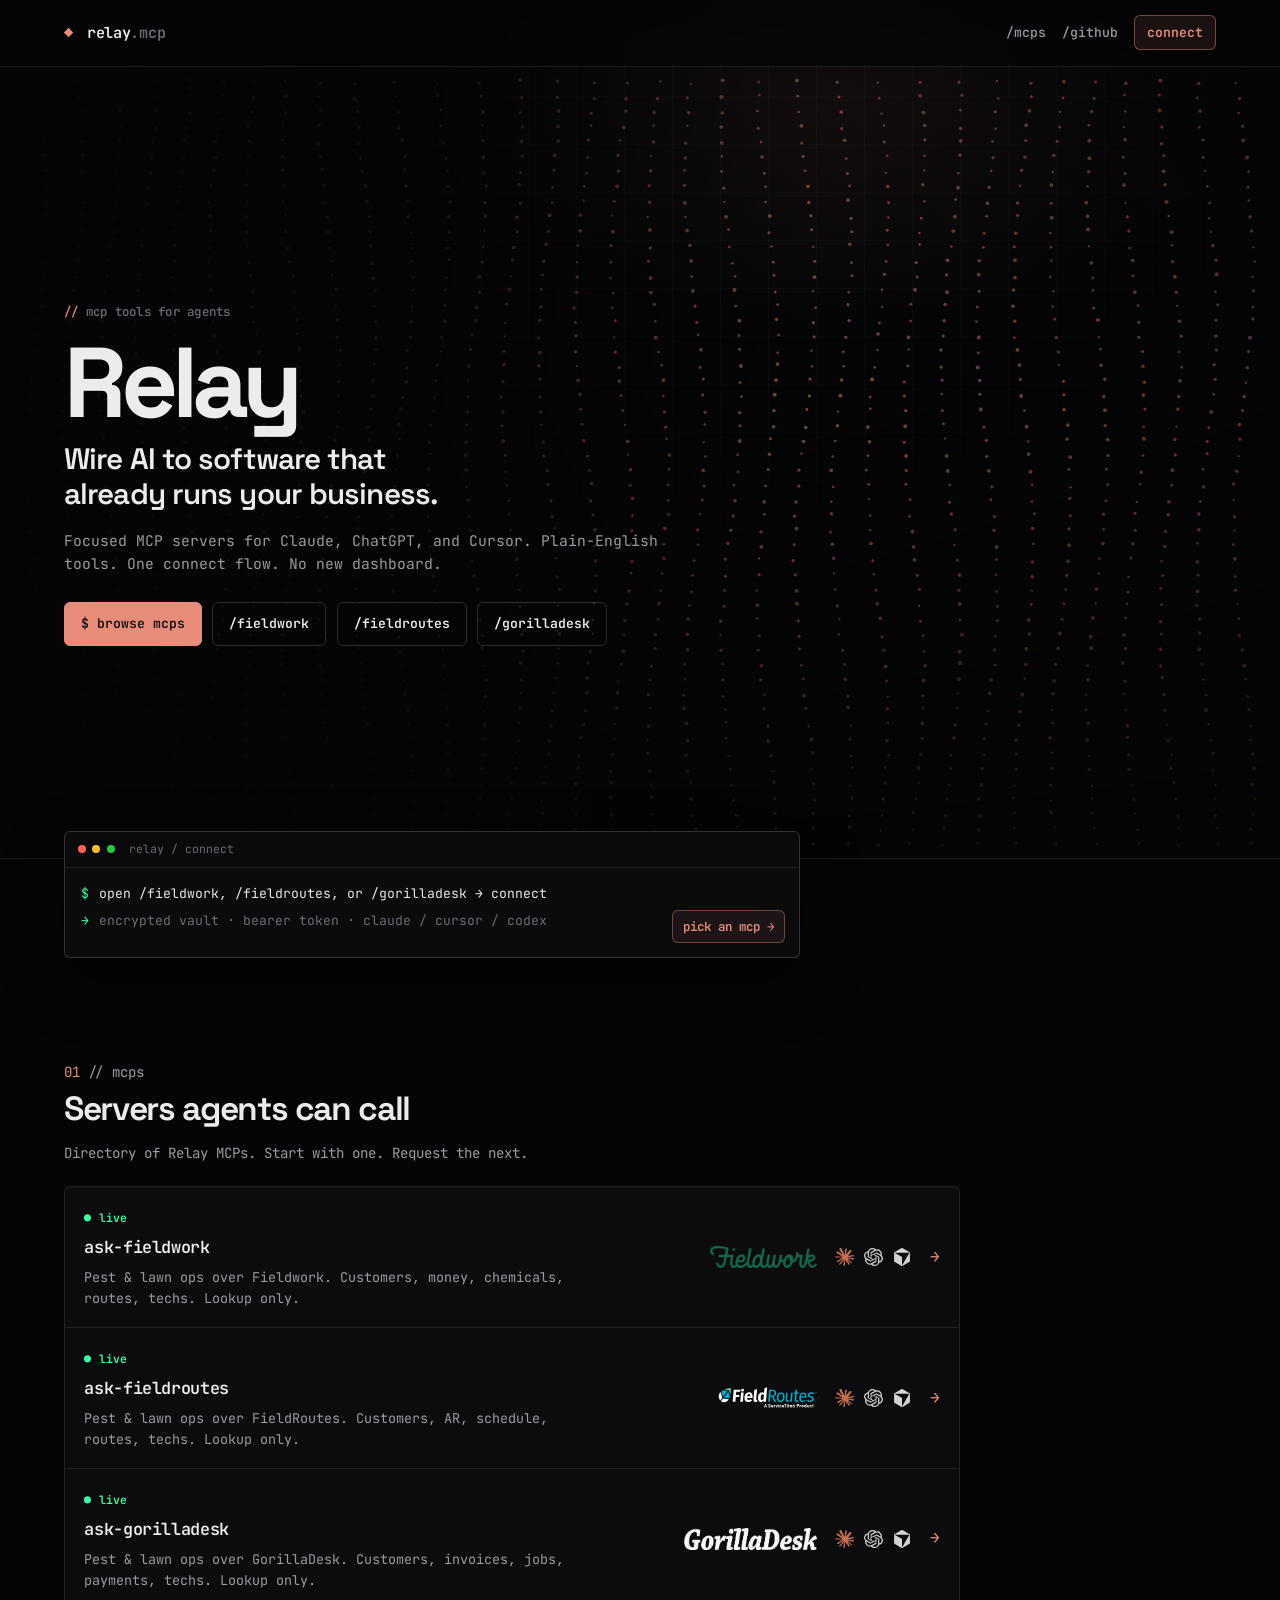
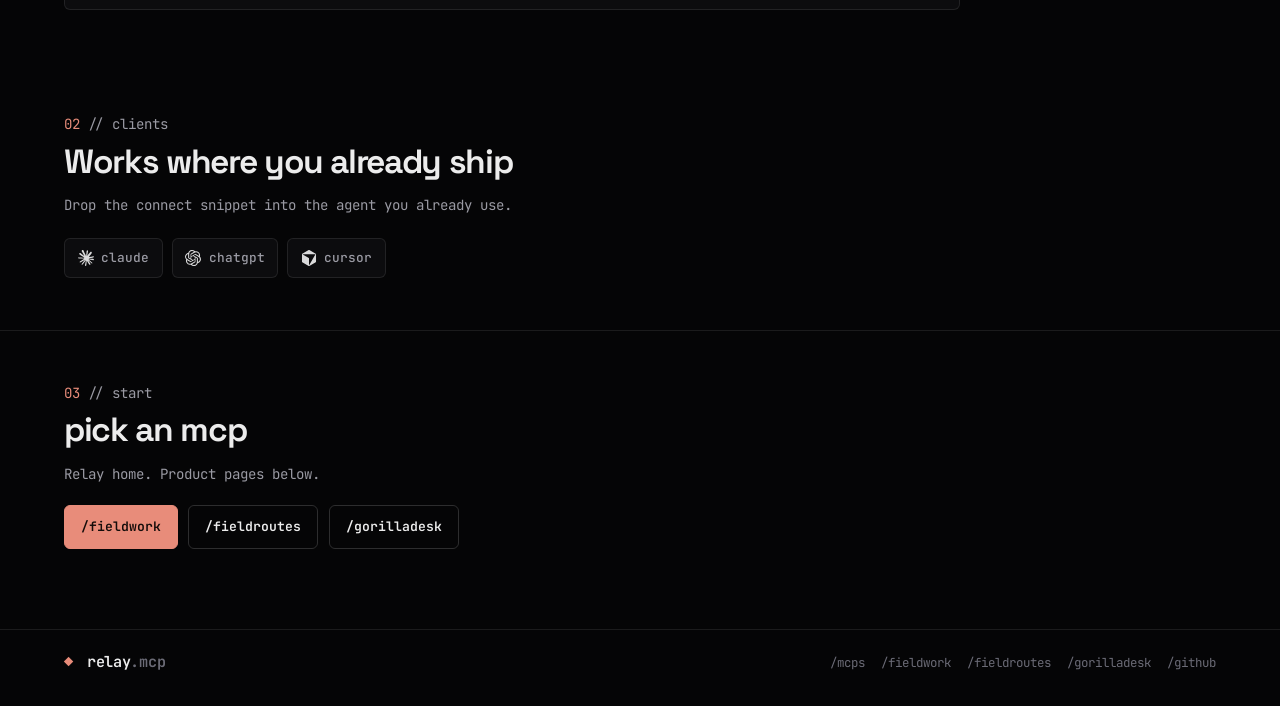
<file: landing/index.html>
<!DOCTYPE html>
<html lang="en">
  <head>
    <meta charset="utf-8" />
    <meta name="viewport" content="width=device-width, initial-scale=1" />
    <title>Relay - MCP tools for agents</title>
    <meta
      name="description"
      content="Relay builds MCP tools so Claude, ChatGPT, and Cursor can use real business software. Ask Fieldwork, Ask FieldRoutes, and Ask GorillaDesk."
    />
    <link rel="icon" href="./assets/favicon.svg" type="image/svg+xml" />
    <meta property="og:type" content="website" />
    <meta property="og:title" content="Relay - MCP tools for agents" />
    <meta
      property="og:description"
      content="Focused MCP servers that connect Claude, ChatGPT, and Cursor to the tools businesses already run."
    />
    <meta
      property="og:image"
      content="https://raw.githubusercontent.com/daisydaines/fieldwork-mcp/main/landing/assets/og-relay.png"
    />
    <meta name="twitter:card" content="summary_large_image" />
    <meta name="twitter:title" content="Relay - MCP tools for agents" />
    <meta
      name="twitter:description"
      content="Focused MCP servers that connect Claude, ChatGPT, and Cursor to the tools businesses already run."
    />
    <meta
      name="twitter:image"
      content="https://raw.githubusercontent.com/daisydaines/fieldwork-mcp/main/landing/assets/og-relay.png"
    />
    <link rel="preconnect" href="https://fonts.googleapis.com" />
    <link rel="preconnect" href="https://fonts.gstatic.com" crossorigin />
    <link
      href="https://fonts.googleapis.com/css2?family=JetBrains+Mono:wght@400;500;600;700&family=Space+Grotesk:wght@500;600;700&display=swap"
      rel="stylesheet"
    />
    <link rel="stylesheet" href="./styles.css" />
  </head>
  <body>
    <div class="grid-bg" aria-hidden="true"></div>

    <header class="nav">
      <a class="logo" href="./index.html"
        ><span class="logo-mark">◆</span> relay<span class="logo-ext">.mcp</span></a
      >
      <nav>
        <a href="#mcps">/mcps</a>
        <a href="https://github.com/daisydaines/fieldwork-mcp" target="_blank" rel="noreferrer"
          >/github</a
        >
        <a class="nav-btn" href="/connect" data-connect>connect</a>
      </nav>
    </header>

    <main>
      <section class="hero-stage">
        <canvas id="particle-canvas" class="particle-canvas" aria-hidden="true"></canvas>
        <div class="hero-veil" aria-hidden="true"></div>
        <div class="hero">
          <p class="eyebrow reveal" style="--d: 0">
            <span class="tok">//</span> mcp tools for agents
          </p>
          <h1 class="brand reveal" style="--d: 1">Relay</h1>
          <p class="headline reveal" style="--d: 2">Wire AI to software that already runs your business.</p>
          <p class="lede reveal" style="--d: 3">
            Focused MCP servers for Claude, ChatGPT, and Cursor. Plain-English tools. One
            connect flow. No new dashboard.
          </p>
          <div class="cta-row reveal" style="--d: 4">
            <a class="btn primary" href="#mcps">$ browse mcps</a>
            <a class="btn ghost" href="./fieldwork.html">/fieldwork</a>
            <a class="btn ghost" href="./fieldroutes.html">/fieldroutes</a>
            <a class="btn ghost" href="./gorilladesk.html">/gorilladesk</a>
          </div>
        </div>
      </section>

      <section class="install reveal" style="--d: 5" aria-label="Connect">
        <div class="term">
          <div class="term-chrome">
            <span class="dot"></span><span class="dot"></span><span class="dot"></span>
            <span class="term-title">relay / connect</span>
          </div>
          <div class="term-body">
            <div class="term-line">
              <span class="prompt">$</span>
              <code>open /fieldwork, /fieldroutes, or /gorilladesk → connect</code>
            </div>
            <div class="term-line muted">
              <span class="prompt">→</span>
              <span>encrypted vault · bearer token · claude / cursor / codex</span>
            </div>
            <a class="term-cta" href="#mcps">pick an mcp →</a>
          </div>
        </div>
      </section>

      <section class="mcps" id="mcps">
        <div class="section-head">
          <p class="sec-label"><span class="tok">01</span> // mcps</p>
          <h2>Servers agents can call</h2>
          <p>Directory of Relay MCPs. Start with one. Request the next.</p>
        </div>

        <div class="dir" role="list">
          <a class="dir-row" href="./fieldwork.html" role="listitem">
            <div class="dir-main">
              <span class="dir-status live">● live</span>
              <h3>ask-fieldwork</h3>
              <p>
                Pest &amp; lawn ops over Fieldwork. Customers, money, chemicals, routes, techs.
                Lookup only.
              </p>
            </div>
            <div class="dir-meta">
              <img
                class="meta-brand meta-brand-fieldwork"
                src="./assets/fieldwork.png"
                alt="Fieldwork"
                width="124"
                height="22"
              />
              <span class="meta-agents" aria-label="Claude, ChatGPT, Cursor">
                <img src="./assets/claude.svg" alt="" width="18" height="18" />
                <img src="./assets/codex.svg" alt="" width="18" height="18" />
                <img src="./assets/cursor.svg" alt="" width="18" height="18" />
              </span>
              <span class="dir-arrow" aria-hidden="true">→</span>
            </div>
          </a>

          <a class="dir-row" href="./fieldroutes.html" role="listitem">
            <div class="dir-main">
              <span class="dir-status live">● live</span>
              <h3>ask-fieldroutes</h3>
              <p>
                Pest &amp; lawn ops over FieldRoutes. Customers, AR, schedule, routes, techs.
                Lookup only.
              </p>
            </div>
            <div class="dir-meta">
              <img
                class="meta-brand meta-brand-fieldroutes"
                src="./assets/fieldroutes-reverse.svg"
                alt="FieldRoutes"
                width="124"
                height="22"
              />
              <span class="meta-agents" aria-label="Claude, ChatGPT, Cursor">
                <img src="./assets/claude.svg" alt="" width="18" height="18" />
                <img src="./assets/codex.svg" alt="" width="18" height="18" />
                <img src="./assets/cursor.svg" alt="" width="18" height="18" />
              </span>
              <span class="dir-arrow" aria-hidden="true">→</span>
            </div>
          </a>

          <a class="dir-row" href="./gorilladesk.html" role="listitem">
            <div class="dir-main">
              <span class="dir-status live">● live</span>
              <h3>ask-gorilladesk</h3>
              <p>
                Pest &amp; lawn ops over GorillaDesk. Customers, invoices, jobs, payments, techs.
                Lookup only.
              </p>
            </div>
            <div class="dir-meta">
              <img
                class="meta-brand meta-brand-gorilladesk"
                src="./assets/gorilladesk-light.png"
                alt="GorillaDesk"
                width="124"
                height="22"
              />
              <span class="meta-agents" aria-label="Claude, ChatGPT, Cursor">
                <img src="./assets/claude.svg" alt="" width="18" height="18" />
                <img src="./assets/codex.svg" alt="" width="18" height="18" />
                <img src="./assets/cursor.svg" alt="" width="18" height="18" />
              </span>
              <span class="dir-arrow" aria-hidden="true">→</span>
            </div>
          </a>
        </div>
      </section>

      <section class="works">
        <div class="section-head">
          <p class="sec-label"><span class="tok">02</span> // clients</p>
          <h2>Works where you already ship</h2>
          <p>Drop the connect snippet into the agent you already use.</p>
        </div>
        <ul class="works-row">
          <li>
            <img src="./assets/claude.svg" alt="" width="18" height="18" />
            <span>claude</span>
          </li>
          <li>
            <img src="./assets/codex.svg" alt="" width="18" height="18" />
            <span>chatgpt</span>
          </li>
          <li>
            <img src="./assets/cursor.svg" alt="" width="18" height="18" />
            <span>cursor</span>
          </li>
        </ul>
      </section>

      <section class="finale">
        <p class="sec-label"><span class="tok">03</span> // start</p>
        <h2>pick an mcp</h2>
        <p>Relay home. Product pages below.</p>
        <div class="cta-row">
          <a class="btn primary" href="./fieldwork.html">/fieldwork</a>
          <a class="btn ghost" href="./fieldroutes.html">/fieldroutes</a>
          <a class="btn ghost" href="./gorilladesk.html">/gorilladesk</a>
        </div>
      </section>
    </main>

    <footer class="footer">
      <a class="logo" href="./index.html"
        ><span class="logo-mark">◆</span> relay<span class="logo-ext">.mcp</span></a
      >
      <div class="footer-links">
        <a href="#mcps">/mcps</a>
        <a href="./fieldwork.html">/fieldwork</a>
        <a href="./fieldroutes.html">/fieldroutes</a>
        <a href="./gorilladesk.html">/gorilladesk</a>
        <a href="https://github.com/daisydaines/fieldwork-mcp" target="_blank" rel="noreferrer"
          >/github</a
        >
      </div>
    </footer>

    <script src="./hero.js"></script>
    <script src="./main.js"></script>
    <script>
      (() => {
        // Hosted MCP serves /connect on :8000 (or a future public MCP host).
        // Static Vercel deploy has no /connect yet — send people to setup.
        const hosted =
          location.port === "8000" ||
          /\bmcp\./i.test(location.hostname) ||
          location.pathname === "/connect";
        if (hosted) return;
        document.querySelectorAll("[data-connect]").forEach((a) => {
          a.setAttribute("href", "#mcps");
        });
      })();
    </script>
  </body>
</html>
</file>
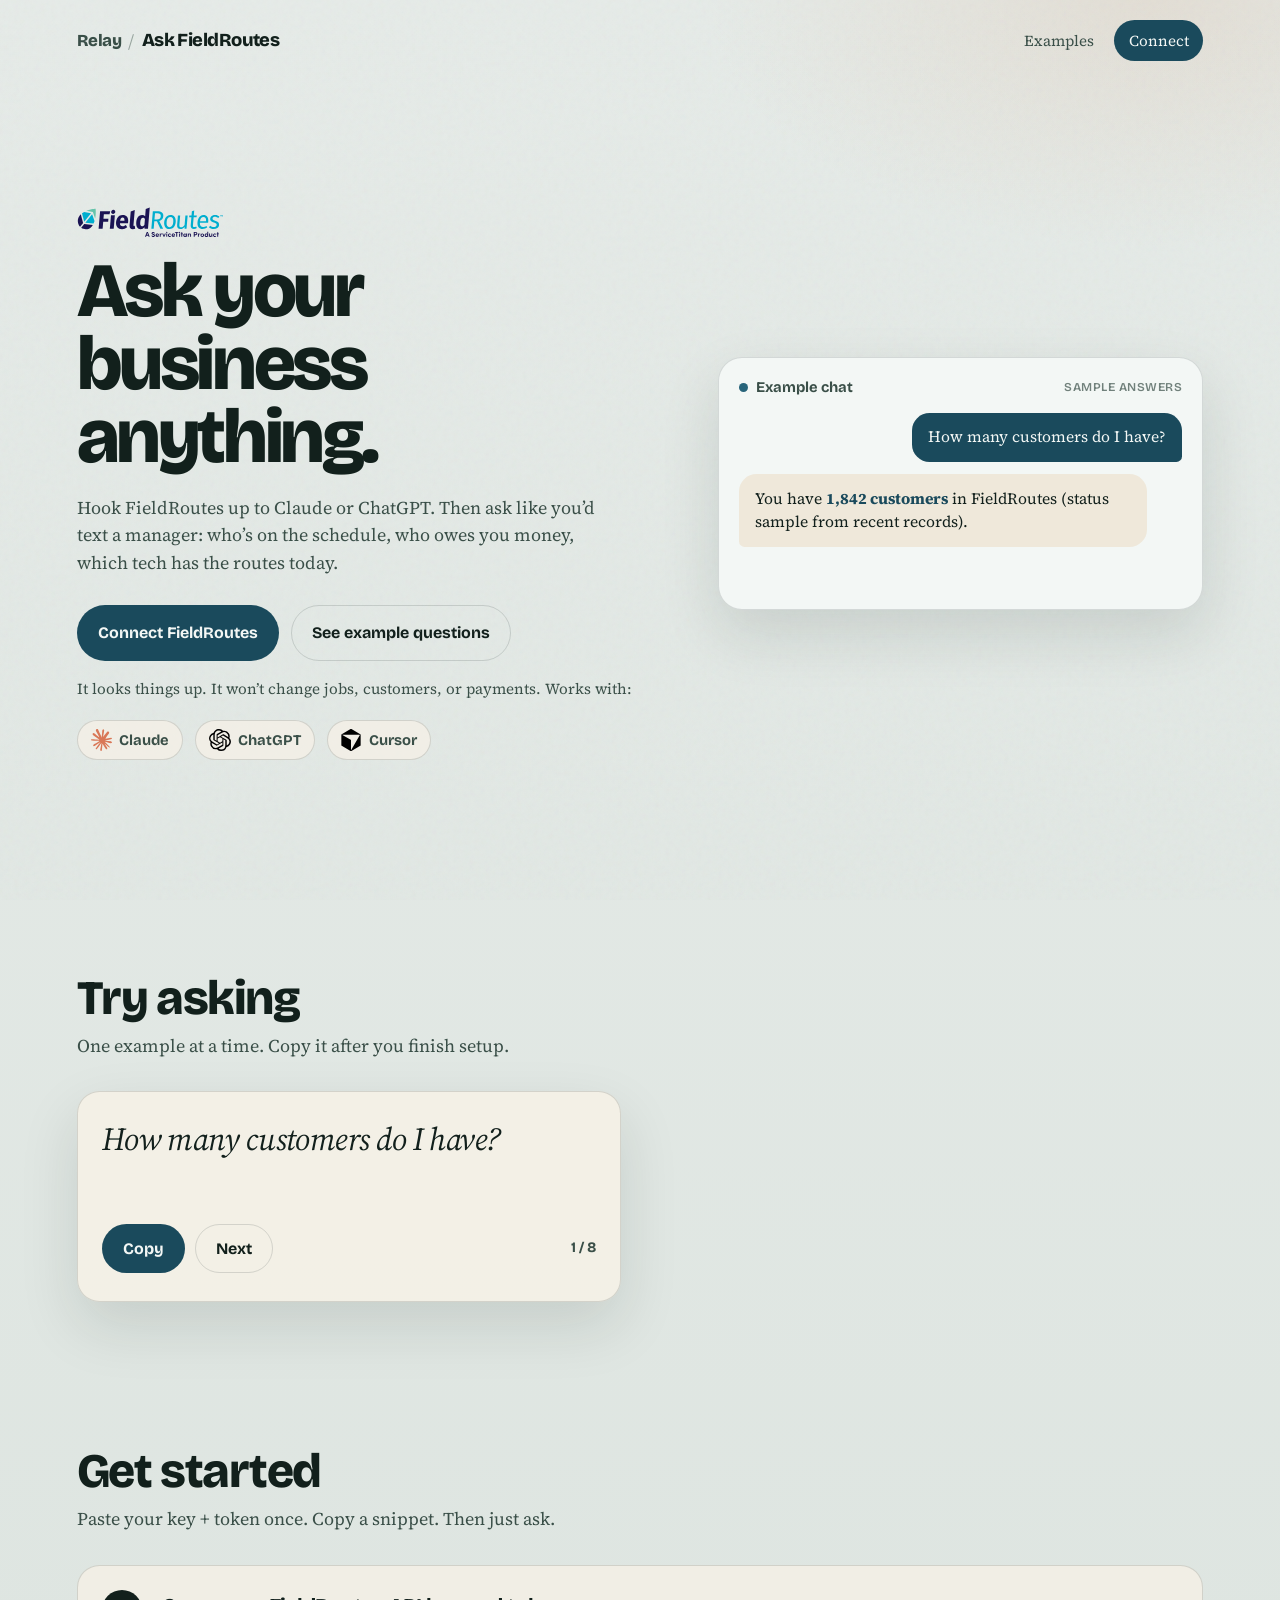
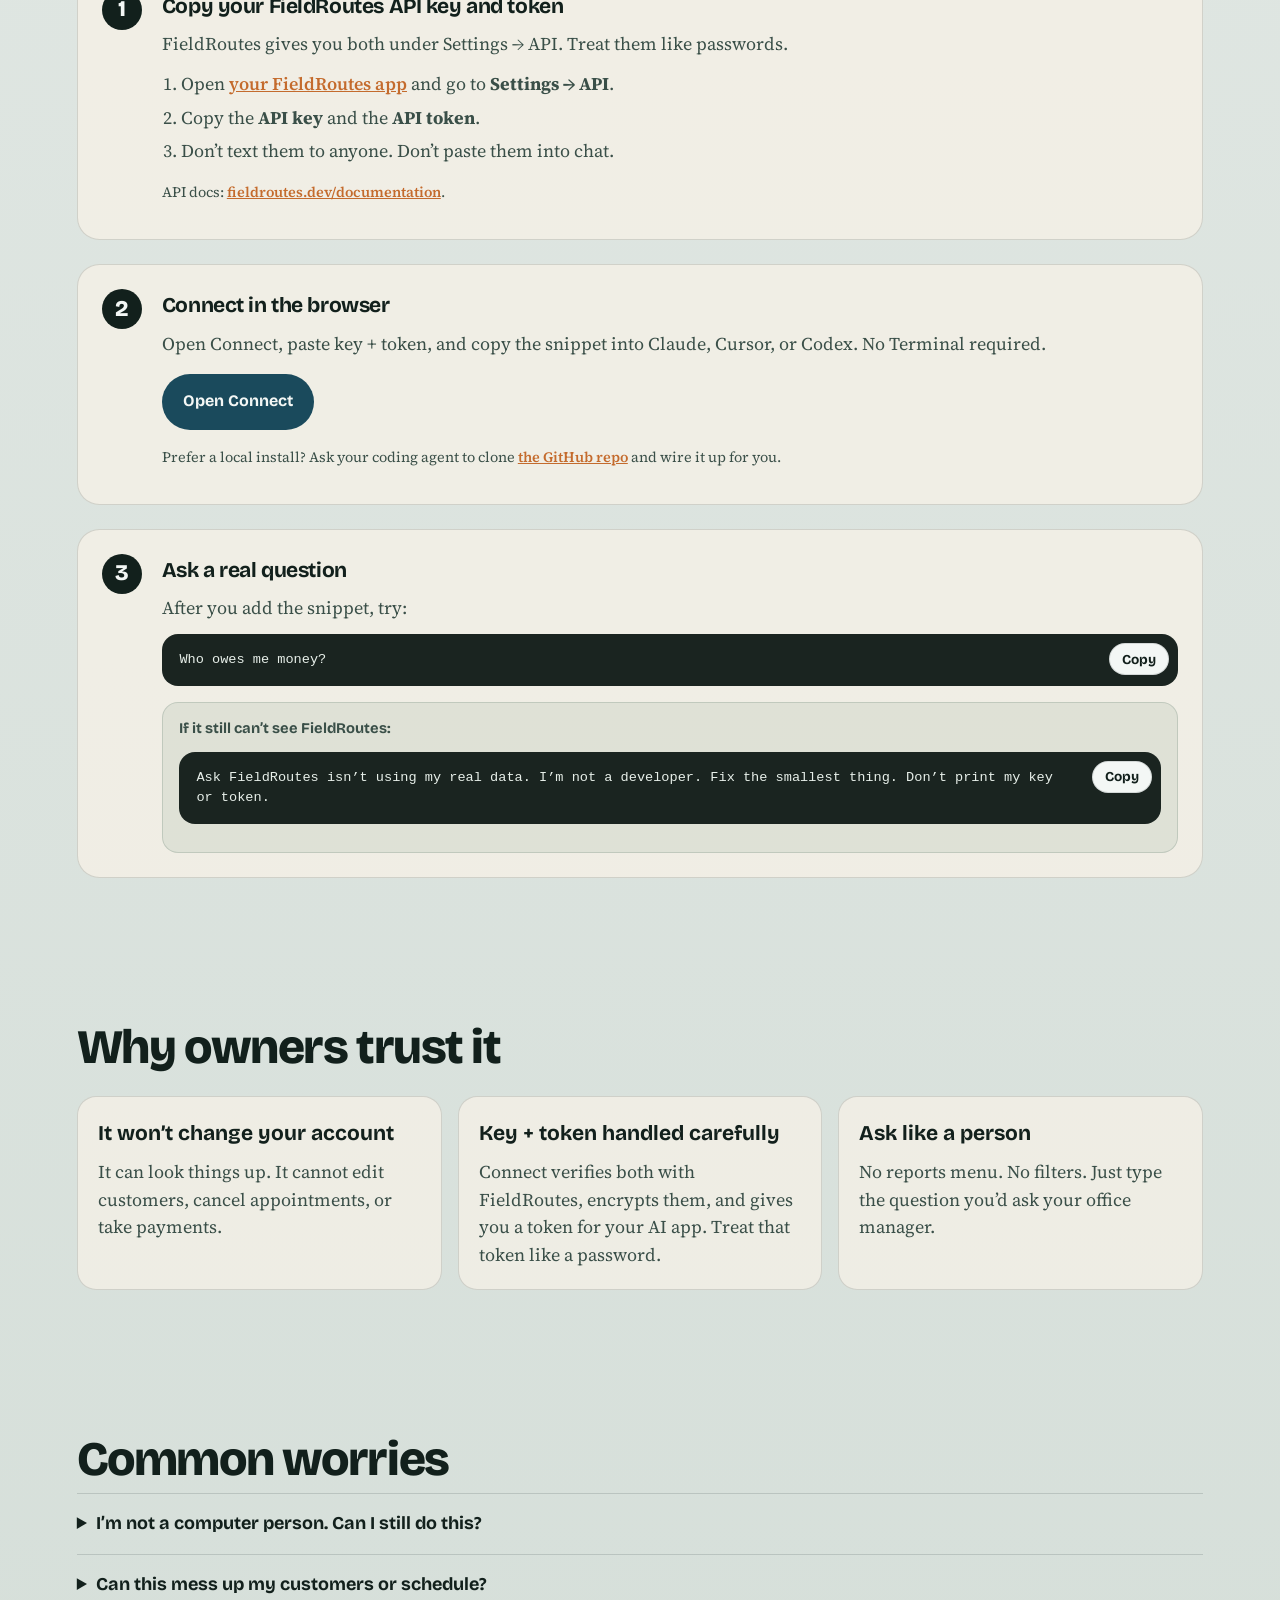
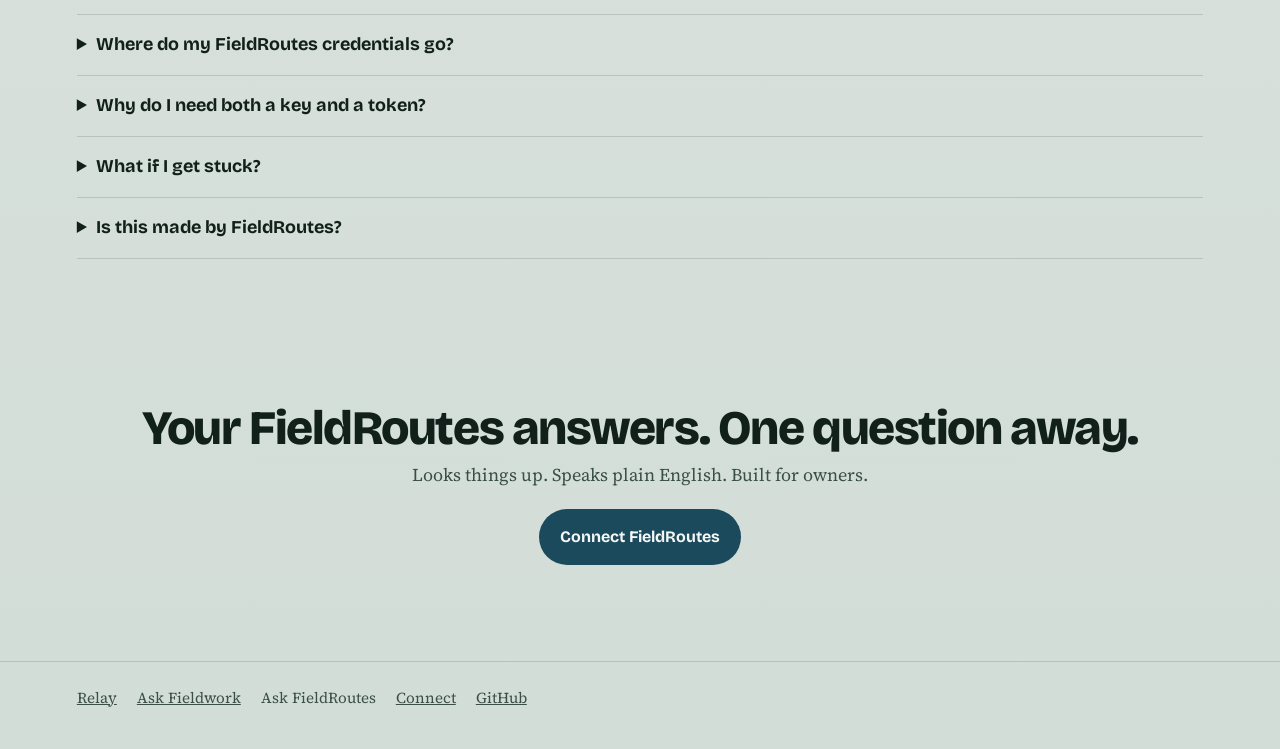
<file: landing/fieldroutes.html>
<!DOCTYPE html>
<html lang="en">
  <head>
    <meta charset="utf-8" />
    <meta name="viewport" content="width=device-width, initial-scale=1" />
    <title>Ask FieldRoutes - Your pest business, in plain English</title>
    <meta
      name="description"
      content="Ask your FieldRoutes account questions in plain English. Customers, who owes money, schedule, routes, and technicians. It looks things up. It does not change your account."
    />
    <link rel="icon" href="./assets/favicon.svg" type="image/svg+xml" />
    <meta property="og:type" content="website" />
    <meta property="og:title" content="Ask FieldRoutes - Ask your pest business anything" />
    <meta
      property="og:description"
      content="Connect FieldRoutes to Claude, ChatGPT, or Cursor. Ask about customers, money, schedule, routes, and technicians."
    />
    <meta
      property="og:image"
      content="https://raw.githubusercontent.com/daisydaines/fieldwork-mcp/main/landing/assets/og-relay.png"
    />
    <meta name="twitter:card" content="summary_large_image" />
    <meta name="twitter:title" content="Ask FieldRoutes - Ask your pest business anything" />
    <meta
      name="twitter:description"
      content="Connect FieldRoutes to Claude, ChatGPT, or Cursor. Ask about customers, money, schedule, routes, and technicians."
    />
    <meta
      name="twitter:image"
      content="https://raw.githubusercontent.com/daisydaines/fieldwork-mcp/main/landing/assets/og-relay.png"
    />
    <link rel="preconnect" href="https://fonts.googleapis.com" />
    <link rel="preconnect" href="https://fonts.gstatic.com" crossorigin />
    <link
      href="https://fonts.googleapis.com/css2?family=Bricolage+Grotesque:opsz,wght@12..96,500;12..96,700;12..96,800&family=Source+Serif+4:opsz,ital,wght@8..60,0,400;8..60,0,600;8..60,1,400&display=swap"
      rel="stylesheet"
    />
    <link rel="stylesheet" href="./fieldroutes.css" />
  </head>
  <body>
    <div class="noise" aria-hidden="true"></div>

    <header class="top">
      <div class="brand-row">
        <a class="brand-mark" href="./index.html">Relay</a>
        <span class="brand-sep" aria-hidden="true">/</span>
        <a class="brand" href="#top">Ask FieldRoutes</a>
      </div>
      <nav>
        <a href="#ask">Examples</a>
        <a class="nav-cta" href="/connect" data-connect>Connect</a>
      </nav>
    </header>

    <main id="top">
      <section class="hero">
        <div class="hero-copy">
          <p class="product-logo-wrap">
            <img
              class="product-logo product-logo-fieldroutes"
              src="./assets/fieldroutes.svg"
              alt="FieldRoutes"
              width="200"
              height="36"
            />
          </p>
          <h1>Ask your business anything.</h1>
          <p class="lede">
            Hook FieldRoutes up to Claude or ChatGPT. Then ask like you’d text a manager:
            who’s on the schedule, who owes you money, which tech has the routes today.
          </p>
          <div class="cta-row">
            <a class="btn primary" href="/connect" data-connect>Connect FieldRoutes</a>
            <a class="btn ghost" href="#ask">See example questions</a>
          </div>
          <p class="trust">It looks things up. It won’t change jobs, customers, or payments. Works with:</p>
          <ul class="logo-row" aria-label="Supported apps">
            <li>
              <img class="logo-img" src="./assets/claude.svg" alt="Claude" width="22" height="22" />
              Claude
            </li>
            <li>
              <img class="logo-img" src="./assets/codex.svg" alt="ChatGPT" width="22" height="22" />
              ChatGPT
            </li>
            <li>
              <img class="logo-img" src="./assets/cursor.svg" alt="Cursor" width="22" height="22" />
              Cursor
            </li>
          </ul>
        </div>

        <div class="hero-visual">
          <div class="chat" id="demo-chat" aria-live="polite">
            <div class="chat-header">
              <span class="dot"></span>
              <span>Example chat</span>
              <span class="chat-hint">sample answers</span>
            </div>
            <div class="chat-stream" id="chat-stream"></div>
          </div>
        </div>
      </section>

      <section class="strip" id="ask">
        <h2>Try asking</h2>
        <p class="section-lede">One example at a time. Copy it after you finish setup.</p>

        <div class="ask-simple" id="ask-simple">
          <p class="ask-simple-q" id="ask-q">Who owes me money?</p>
          <div class="ask-simple-actions">
            <button type="button" class="btn primary" id="ask-copy">Copy</button>
            <button type="button" class="btn ghost" id="ask-next">Next</button>
            <span class="ask-simple-count" id="ask-count" aria-live="polite">1 / 8</span>
          </div>
          <p class="ask-toast" id="ask-toast" hidden>Copied</p>
        </div>
      </section>

      <section class="setup" id="setup">
        <h2>Get started</h2>
        <p class="section-lede">Paste your key + token once. Copy a snippet. Then just ask.</p>

        <ol class="steps">
          <li class="step">
            <span class="num">1</span>
            <div>
              <h3>Copy your FieldRoutes API key and token</h3>
              <p>
                FieldRoutes gives you both under Settings → API. Treat them like passwords.
              </p>
              <ol class="substeps">
                <li>
                  Open
                  <a
                    class="text-link"
                    href="https://app.fieldroutes.com"
                    target="_blank"
                    rel="noreferrer"
                    >your FieldRoutes app</a
                  >
                  and go to <strong>Settings → API</strong>.
                </li>
                <li>Copy the <strong>API key</strong> and the <strong>API token</strong>.</li>
                <li>Don’t text them to anyone. Don’t paste them into chat.</li>
              </ol>
              <p class="fine">
                API docs:
                <a
                  class="text-link"
                  href="https://fieldroutes.dev/documentation"
                  target="_blank"
                  rel="noreferrer"
                  >fieldroutes.dev/documentation</a
                >.
              </p>
            </div>
          </li>

          <li class="step">
            <span class="num">2</span>
            <div>
              <h3>Connect in the browser</h3>
              <p>
                Open Connect, paste key + token, and copy the snippet into Claude, Cursor, or
                Codex. No Terminal required.
              </p>
              <p style="margin-top: 1rem">
                <a class="btn primary" href="/connect" data-connect>Open Connect</a>
              </p>
              <p class="fine" style="margin-top: 1rem">
                Prefer a local install? Ask your coding agent to clone
                <a
                  class="text-link"
                  href="https://github.com/daisydaines/fieldroutes-mcp"
                  target="_blank"
                  rel="noreferrer"
                  >the GitHub repo</a
                >
                and wire it up for you.
              </p>
            </div>
          </li>

          <li class="step">
            <span class="num">3</span>
            <div>
              <h3>Ask a real question</h3>
              <p>After you add the snippet, try:</p>
              <div class="copy-block">
                <pre><code id="q1">Who owes me money?</code></pre>
                <button type="button" class="btn secondary copy-btn" data-copy="#q1">Copy</button>
              </div>
              <div class="ask-agent">
                <p>If it still can’t see FieldRoutes:</p>
                <div class="copy-block">
                  <pre><code id="ask-debug">Ask FieldRoutes isn’t using my real data. I’m not a developer. Fix the smallest thing. Don’t print my key or token.</code></pre>
                  <button type="button" class="btn secondary copy-btn" data-copy="#ask-debug">
                    Copy
                  </button>
                </div>
              </div>
            </div>
          </li>
        </ol>
      </section>

      <section class="promise">
        <h2>Why owners trust it</h2>
        <div class="promise-grid">
          <article>
            <h3>It won’t change your account</h3>
            <p>
              It can look things up. It cannot edit customers, cancel appointments, or take
              payments.
            </p>
          </article>
          <article>
            <h3>Key + token handled carefully</h3>
            <p>
              Connect verifies both with FieldRoutes, encrypts them, and gives you a token for
              your AI app. Treat that token like a password.
            </p>
          </article>
          <article>
            <h3>Ask like a person</h3>
            <p>No reports menu. No filters. Just type the question you’d ask your office manager.</p>
          </article>
        </div>
      </section>

      <section class="faq">
        <h2>Common worries</h2>
        <details>
          <summary>I’m not a computer person. Can I still do this?</summary>
          <p>
            Yes. Copy your FieldRoutes key and token, open Connect, paste them once, then copy
            the snippet into Claude, Cursor, or Codex. After that, you only ask business questions.
          </p>
        </details>
        <details>
          <summary>Can this mess up my customers or schedule?</summary>
          <p>
            No. It can look up customers, balances, appointments, routes, and techs. It cannot
            create customers, cancel appointments, or take payments.
          </p>
        </details>
        <details>
          <summary>Where do my FieldRoutes credentials go?</summary>
          <p>
            When you use Connect, we verify key + token with FieldRoutes, encrypt them, and give
            you a connect token for your AI app. Treat that token like a password. Don’t paste the
            FieldRoutes key or token into chat.
          </p>
        </details>
        <details>
          <summary>Why do I need both a key and a token?</summary>
          <p>
            That’s how FieldRoutes authenticates outside tools. Both come from Settings → API.
            You paste them once. After that, you just ask questions.
          </p>
        </details>
        <details>
          <summary>What if I get stuck?</summary>
          <p>In Claude Code, Codex, or Cursor, paste:</p>
          <div class="copy-block">
            <pre><code id="ask-stuck">I’m stuck setting up Ask FieldRoutes. I’m not a developer. Tell me the next single step.</code></pre>
            <button type="button" class="btn secondary copy-btn" data-copy="#ask-stuck">
              Copy
            </button>
          </div>
        </details>
        <details>
          <summary>Is this made by FieldRoutes?</summary>
          <p>
            No. It’s an independent helper that talks to FieldRoutes using their normal API. Follow
            FieldRoutes’ rules for your account.
          </p>
        </details>
      </section>

      <section class="finale">
        <h2>Your FieldRoutes answers. One question away.</h2>
        <p>Looks things up. Speaks plain English. Built for owners.</p>
        <a class="btn primary" href="/connect" data-connect>Connect FieldRoutes</a>
      </section>
    </main>

    <footer>
      <a href="./index.html">Relay</a>
      <a href="./fieldwork.html">Ask Fieldwork</a>
      <span>Ask FieldRoutes</span>
      <a href="/connect" data-connect>Connect</a>
      <a href="https://github.com/daisydaines/fieldroutes-mcp" target="_blank" rel="noreferrer"
        >GitHub</a
      >
    </footer>

    <script src="./fieldroutes.js"></script>
    <script>
      (() => {
        const hosted =
          location.port === "8000" ||
          /\bmcp\./i.test(location.hostname) ||
          location.pathname === "/connect";
        if (hosted) return;
        document.querySelectorAll("[data-connect]").forEach((a) => {
          a.setAttribute("href", "#setup");
        });
      })();
    </script>
  </body>
</html>
</file>
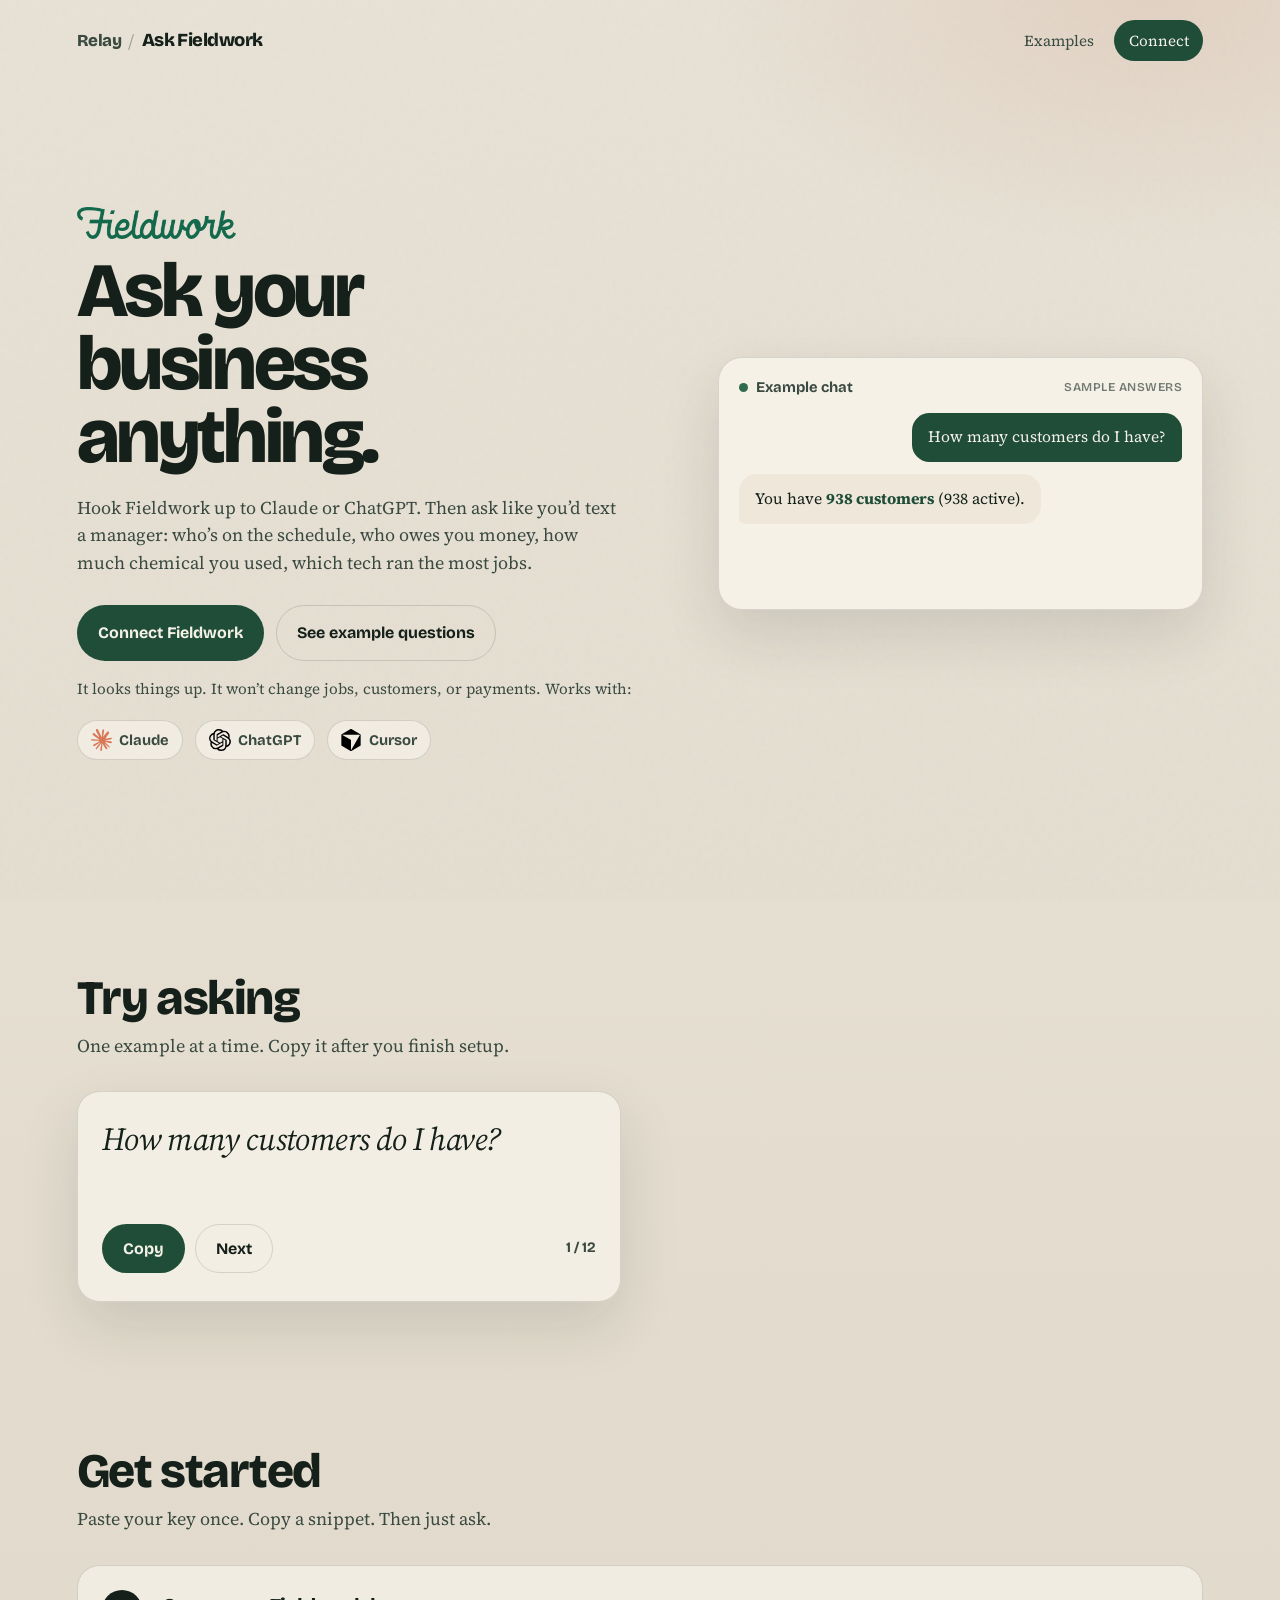
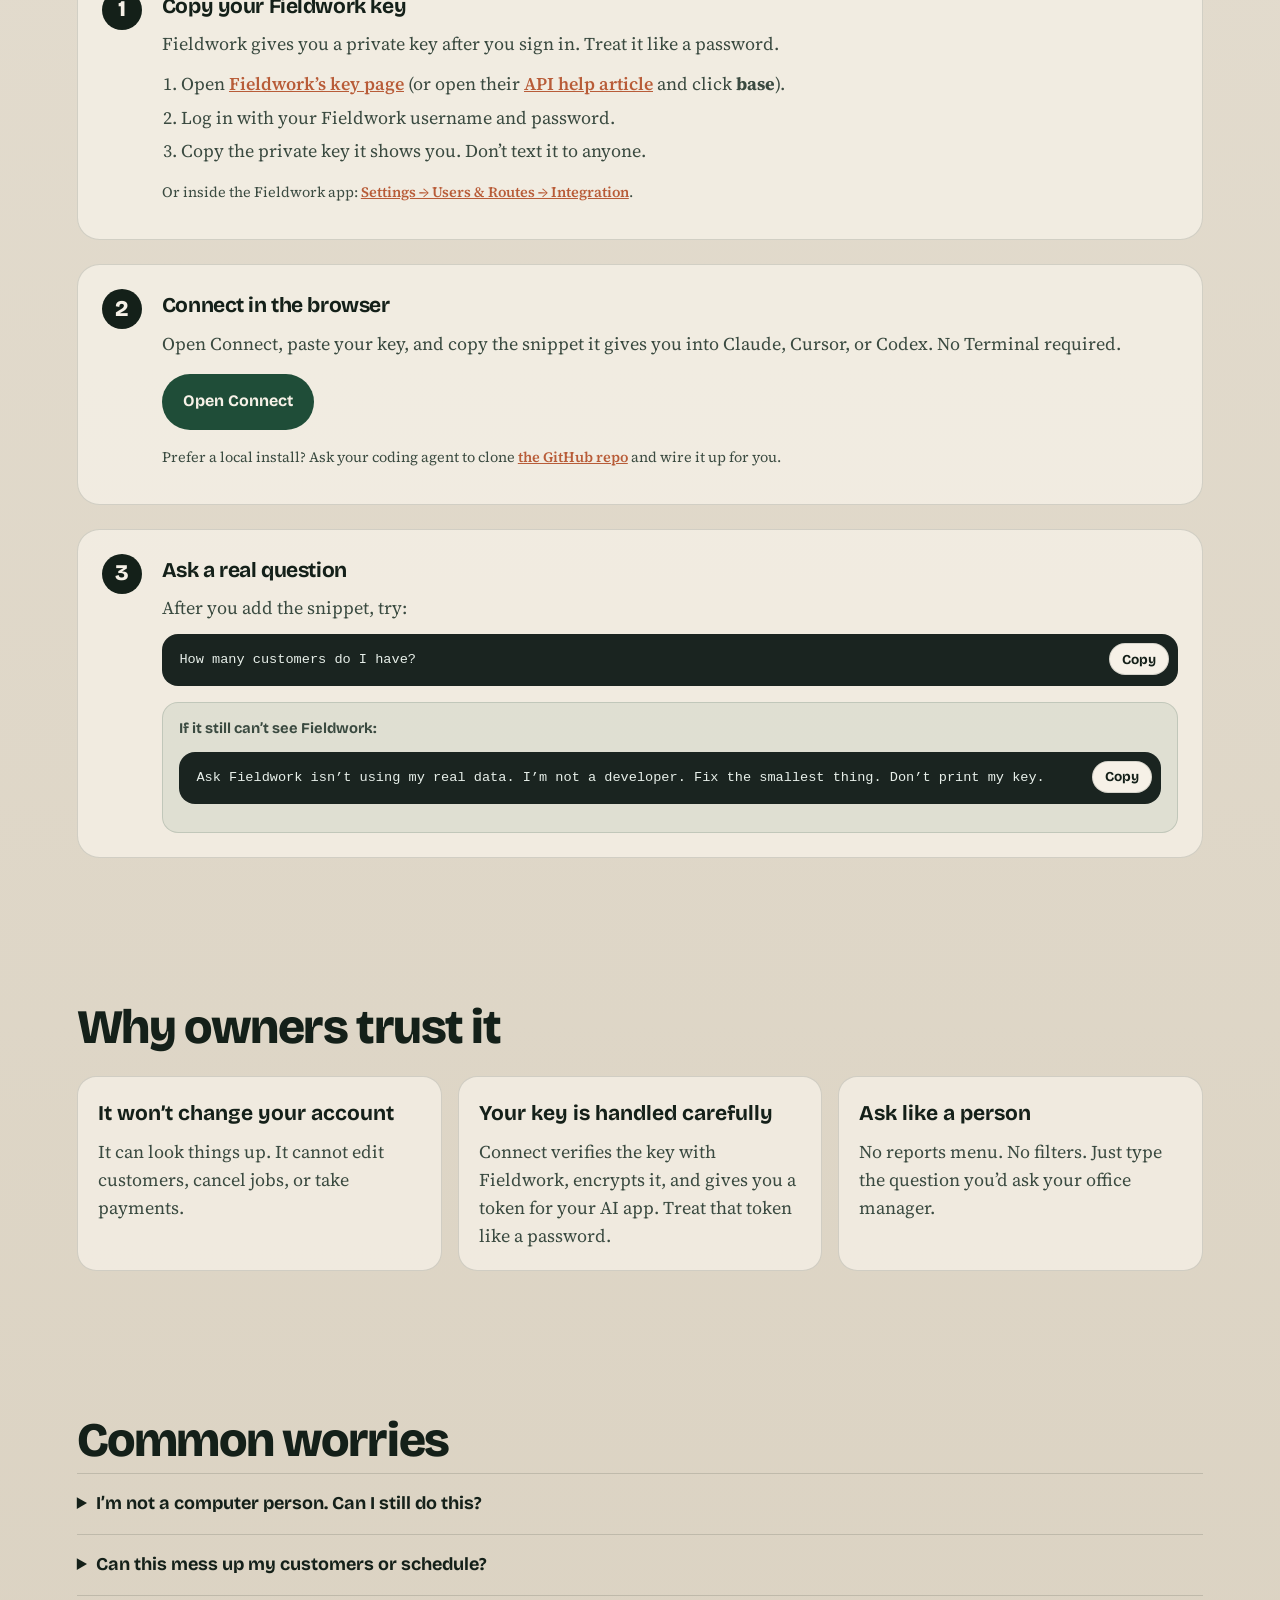
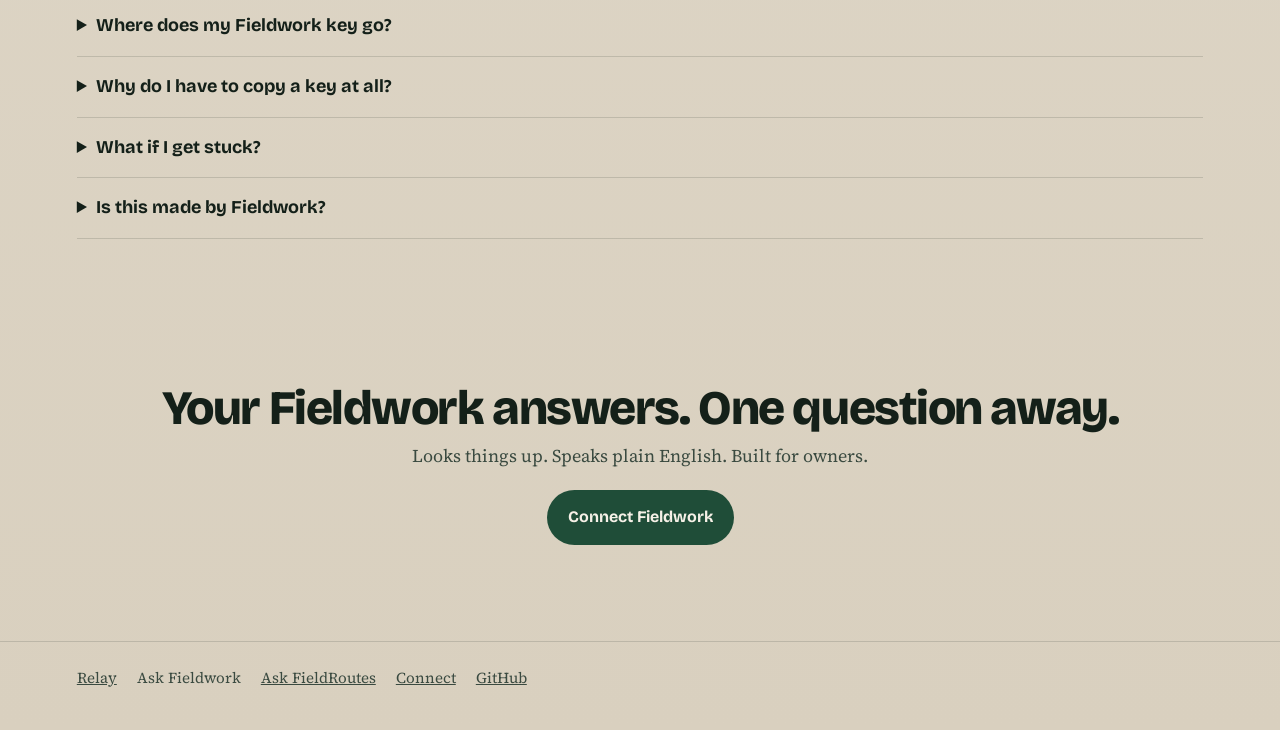
<file: landing/fieldwork.html>
<!DOCTYPE html>
<html lang="en">
  <head>
    <meta charset="utf-8" />
    <meta name="viewport" content="width=device-width, initial-scale=1" />
    <title>Ask Fieldwork - Your pest business, in plain English</title>
    <meta
      name="description"
      content="Ask your Fieldwork account questions in plain English. Customers, money, chemicals, routes, and technicians. It looks things up. It does not change your account."
    />
    <link rel="icon" href="./assets/favicon.svg" type="image/svg+xml" />
    <meta property="og:type" content="website" />
    <meta property="og:title" content="Ask Fieldwork - Ask your pest business anything" />
    <meta
      property="og:description"
      content="Connect Fieldwork to Claude, ChatGPT, or Cursor. Ask about customers, money, chemicals, routes, and technicians."
    />
    <meta
      property="og:image"
      content="https://raw.githubusercontent.com/daisydaines/fieldwork-mcp/main/landing/assets/og-relay.png"
    />
    <meta name="twitter:card" content="summary_large_image" />
    <meta name="twitter:title" content="Ask Fieldwork - Ask your pest business anything" />
    <meta
      name="twitter:description"
      content="Connect Fieldwork to Claude, ChatGPT, or Cursor. Ask about customers, money, chemicals, routes, and technicians."
    />
    <meta
      name="twitter:image"
      content="https://raw.githubusercontent.com/daisydaines/fieldwork-mcp/main/landing/assets/og-relay.png"
    />
    <link rel="preconnect" href="https://fonts.googleapis.com" />
    <link rel="preconnect" href="https://fonts.gstatic.com" crossorigin />
    <link
      href="https://fonts.googleapis.com/css2?family=Bricolage+Grotesque:opsz,wght@12..96,500;12..96,700;12..96,800&family=Source+Serif+4:opsz,ital,wght@8..60,0,400;8..60,0,600;8..60,1,400&display=swap"
      rel="stylesheet"
    />
    <link rel="stylesheet" href="./fieldwork.css" />
  </head>
  <body>
    <div class="noise" aria-hidden="true"></div>

    <header class="top">
      <div class="brand-row">
        <a class="brand-mark" href="./index.html">Relay</a>
        <span class="brand-sep" aria-hidden="true">/</span>
        <a class="brand" href="#top">Ask Fieldwork</a>
      </div>
      <nav>
        <a href="#ask">Examples</a>
        <a class="nav-cta" href="/connect" data-connect>Connect</a>
      </nav>
    </header>

    <main id="top">
      <section class="hero">
        <div class="hero-copy">
          <p class="product-logo-wrap">
            <img
              class="product-logo product-logo-fieldwork"
              src="./assets/fieldwork.png"
              alt="Fieldwork"
              width="180"
              height="36"
            />
          </p>
          <h1>Ask your business anything.</h1>
          <p class="lede">
            Hook Fieldwork up to Claude or ChatGPT. Then ask like you’d text a manager:
            who’s on the schedule, who owes you money, how much chemical you used, which tech ran the most jobs.
          </p>
          <div class="cta-row">
            <a class="btn primary" href="/connect" data-connect>Connect Fieldwork</a>
            <a class="btn ghost" href="#ask">See example questions</a>
          </div>
          <p class="trust">It looks things up. It won’t change jobs, customers, or payments. Works with:</p>
          <ul class="logo-row" aria-label="Supported apps">
            <li>
              <img class="logo-img" src="./assets/claude.svg" alt="Claude" width="22" height="22" />
              Claude
            </li>
            <li>
              <img class="logo-img" src="./assets/codex.svg" alt="ChatGPT" width="22" height="22" />
              ChatGPT
            </li>
            <li>
              <img class="logo-img" src="./assets/cursor.svg" alt="Cursor" width="22" height="22" />
              Cursor
            </li>
          </ul>
        </div>

        <div class="hero-visual">
          <div class="chat" id="demo-chat" aria-live="polite">
            <div class="chat-header">
              <span class="dot"></span>
              <span>Example chat</span>
              <span class="chat-hint">sample answers</span>
            </div>
            <div class="chat-stream" id="chat-stream"></div>
          </div>
        </div>
      </section>

      <section class="strip" id="ask">
        <h2>Try asking</h2>
        <p class="section-lede">One example at a time. Copy it after you finish setup.</p>

        <div class="ask-simple" id="ask-simple">
          <p class="ask-simple-q" id="ask-q">Who owes me money?</p>
          <div class="ask-simple-actions">
            <button type="button" class="btn primary" id="ask-copy">Copy</button>
            <button type="button" class="btn ghost" id="ask-next">Next</button>
            <span class="ask-simple-count" id="ask-count" aria-live="polite">1 / 12</span>
          </div>
          <p class="ask-toast" id="ask-toast" hidden>Copied</p>
        </div>
      </section>

      <section class="setup" id="setup">
        <h2>Get started</h2>
        <p class="section-lede">Paste your key once. Copy a snippet. Then just ask.</p>

        <ol class="steps">
          <li class="step">
            <span class="num">1</span>
            <div>
              <h3>Copy your Fieldwork key</h3>
              <p>
                Fieldwork gives you a private key after you sign in. Treat it like a password.
              </p>
              <ol class="substeps">
                <li>
                  Open
                  <a
                    class="text-link"
                    href="https://api3.fieldworkhq.com/base"
                    target="_blank"
                    rel="noreferrer"
                    >Fieldwork’s key page</a
                  >
                  (or open their
                  <a
                    class="text-link"
                    href="https://intercom.help/fieldwork/en/articles/2406552-fieldwork-apis"
                    target="_blank"
                    rel="noreferrer"
                    >API help article</a
                  >
                  and click <strong>base</strong>).
                </li>
                <li>Log in with your Fieldwork username and password.</li>
                <li>Copy the private key it shows you. Don’t text it to anyone.</li>
              </ol>
              <p class="fine">
                Or inside the Fieldwork app:
                <a
                  class="text-link"
                  href="https://app.fieldworkhq.com/settings/users"
                  target="_blank"
                  rel="noreferrer"
                  >Settings → Users &amp; Routes → Integration</a
                >.
              </p>
            </div>
          </li>

          <li class="step">
            <span class="num">2</span>
            <div>
              <h3>Connect in the browser</h3>
              <p>
                Open Connect, paste your key, and copy the snippet it gives you into Claude,
                Cursor, or Codex. No Terminal required.
              </p>
              <p style="margin-top: 1rem">
                <a class="btn primary" href="/connect" data-connect>Open Connect</a>
              </p>
              <p class="fine" style="margin-top: 1rem">
                Prefer a local install? Ask your coding agent to clone
                <a
                  class="text-link"
                  href="https://github.com/daisydaines/fieldwork-mcp"
                  target="_blank"
                  rel="noreferrer"
                  >the GitHub repo</a
                >
                and wire it up for you.
              </p>
            </div>
          </li>

          <li class="step">
            <span class="num">3</span>
            <div>
              <h3>Ask a real question</h3>
              <p>After you add the snippet, try:</p>
              <div class="copy-block">
                <pre><code id="q1">How many customers do I have?</code></pre>
                <button type="button" class="btn secondary copy-btn" data-copy="#q1">Copy</button>
              </div>
              <div class="ask-agent">
                <p>If it still can’t see Fieldwork:</p>
                <div class="copy-block">
                  <pre><code id="ask-debug">Ask Fieldwork isn’t using my real data. I’m not a developer. Fix the smallest thing. Don’t print my key.</code></pre>
                  <button type="button" class="btn secondary copy-btn" data-copy="#ask-debug">Copy</button>
                </div>
              </div>
            </div>
          </li>
        </ol>
      </section>

      <section class="promise">
        <h2>Why owners trust it</h2>
        <div class="promise-grid">
          <article>
            <h3>It won’t change your account</h3>
            <p>It can look things up. It cannot edit customers, cancel jobs, or take payments.</p>
          </article>
          <article>
            <h3>Your key is handled carefully</h3>
            <p>
              Connect verifies the key with Fieldwork, encrypts it, and gives you a token for your AI app.
              Treat that token like a password.
            </p>
          </article>
          <article>
            <h3>Ask like a person</h3>
            <p>No reports menu. No filters. Just type the question you’d ask your office manager.</p>
          </article>
        </div>
      </section>

      <section class="faq">
        <h2>Common worries</h2>
        <details>
          <summary>I’m not a computer person. Can I still do this?</summary>
          <p>
            Yes. Copy your Fieldwork key, open Connect, paste it once, then copy the
            snippet into Claude, Cursor, or Codex. After that, you only ask business questions.
          </p>
        </details>
        <details>
          <summary>Can this mess up my customers or schedule?</summary>
          <p>
            No. It can look up customers, money, jobs, chemicals, routes, and techs.
            It cannot create customers, cancel jobs, or take payments.
          </p>
        </details>
        <details>
          <summary>Where does my Fieldwork key go?</summary>
          <p>
            When you use Connect, we verify the key with Fieldwork, encrypt it, and give
            you a connect token for your AI app. Treat that token like a password. Don’t
            paste the Fieldwork key into chat.
          </p>
        </details>
        <details>
          <summary>Why do I have to copy a key at all?</summary>
          <p>
            That’s how Fieldwork lets outside tools look at your account.
            You copy it once from Settings. After that, you just ask questions.
          </p>
        </details>
        <details>
          <summary>What if I get stuck?</summary>
          <p>In Claude Code, Codex, or Cursor, paste:</p>
          <div class="copy-block">
            <pre><code id="ask-stuck">I’m stuck setting up Ask Fieldwork. I’m not a developer. Tell me the next single step.</code></pre>
            <button type="button" class="btn secondary copy-btn" data-copy="#ask-stuck">Copy</button>
          </div>
        </details>
        <details>
          <summary>Is this made by Fieldwork?</summary>
          <p>
            No. It’s an independent helper that talks to Fieldwork using their normal account tools.
            Follow Fieldwork’s rules for your account.
          </p>
        </details>
      </section>

      <section class="finale">
        <h2>Your Fieldwork answers. One question away.</h2>
        <p>Looks things up. Speaks plain English. Built for owners.</p>
        <a class="btn primary" href="/connect" data-connect>Connect Fieldwork</a>
      </section>
    </main>

    <footer>
      <a href="./index.html">Relay</a>
      <span>Ask Fieldwork</span>
      <a href="./fieldroutes.html">Ask FieldRoutes</a>
      <a href="/connect" data-connect>Connect</a>
      <a href="https://github.com/daisydaines/fieldwork-mcp" target="_blank" rel="noreferrer">GitHub</a>
    </footer>

    <script src="./fieldwork.js"></script>
    <script>
      (() => {
        const hosted =
          location.port === "8000" ||
          /\bmcp\./i.test(location.hostname) ||
          location.pathname === "/connect";
        if (hosted) return;
        // Static site: no public /connect yet — keep people on setup.
        document.querySelectorAll("[data-connect]").forEach((a) => {
          a.setAttribute("href", "#setup");
        });
      })();
    </script>
  </body>
</html>
</file>
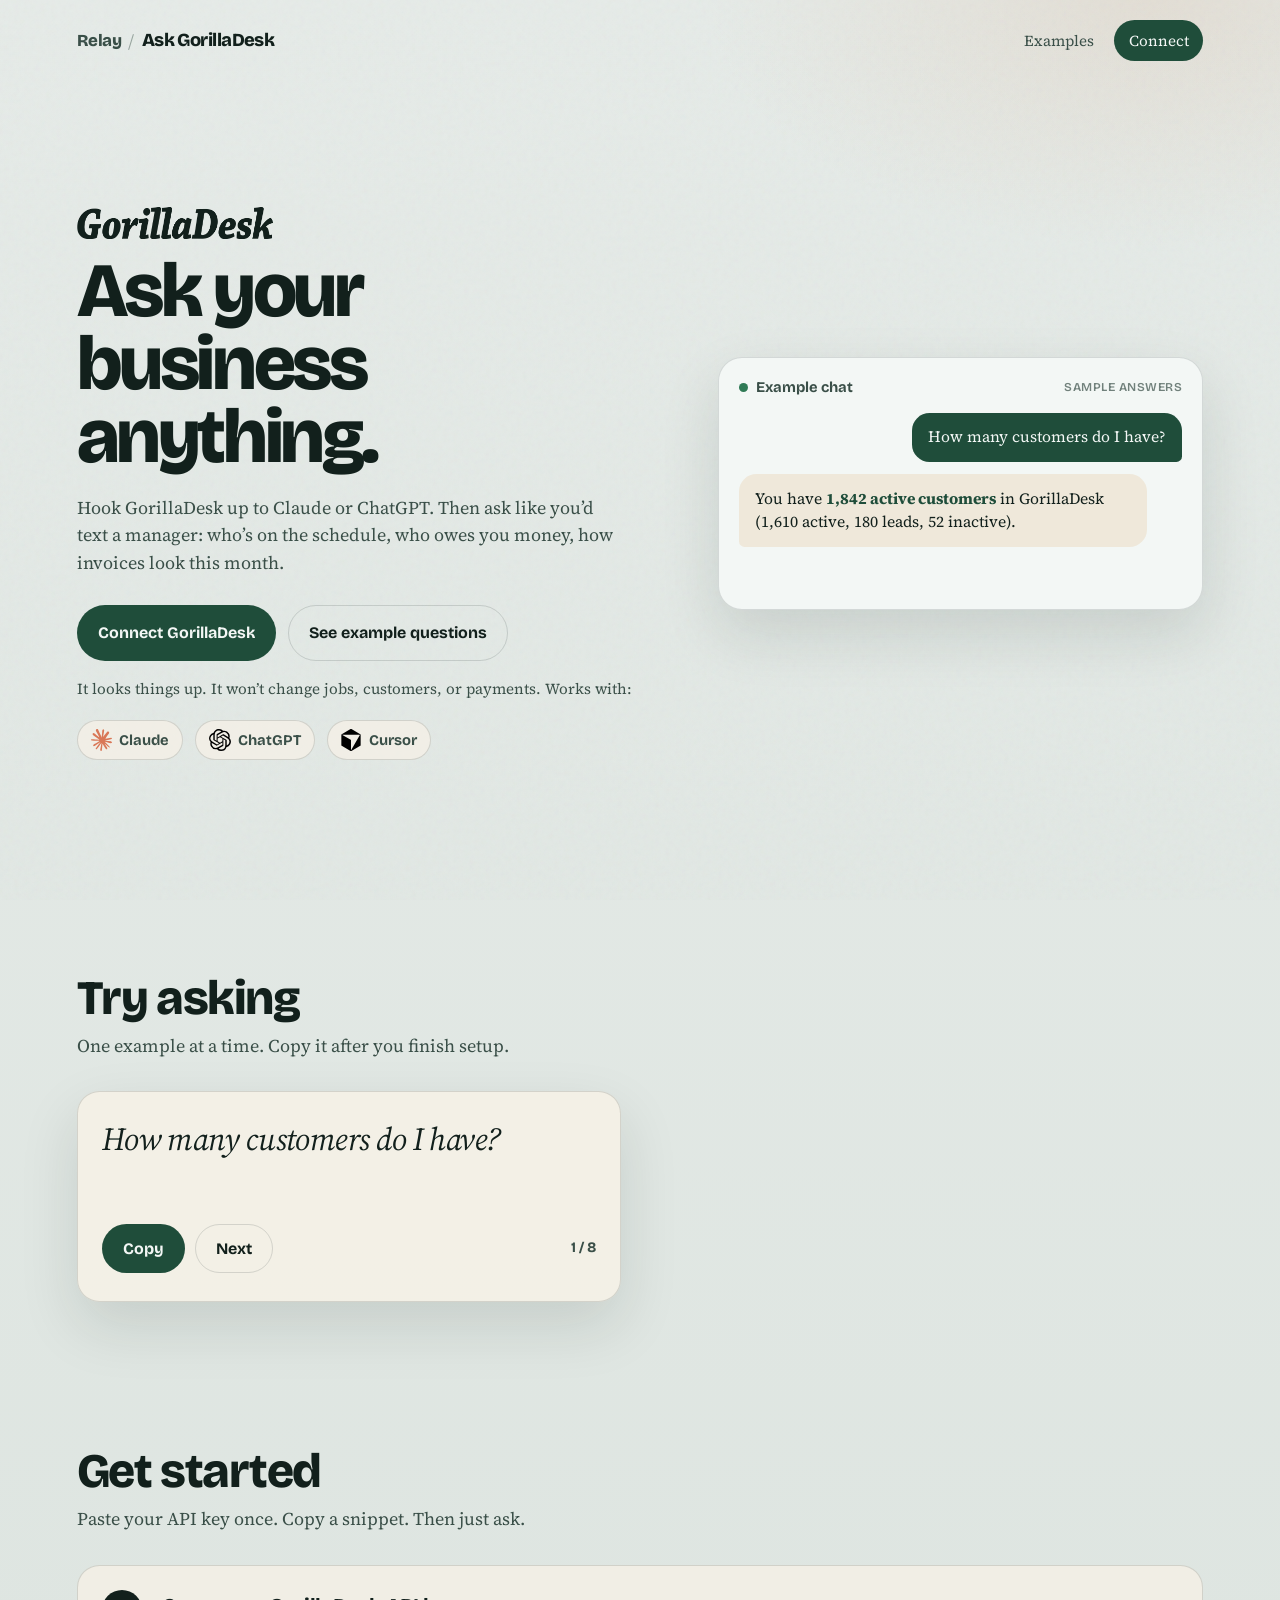
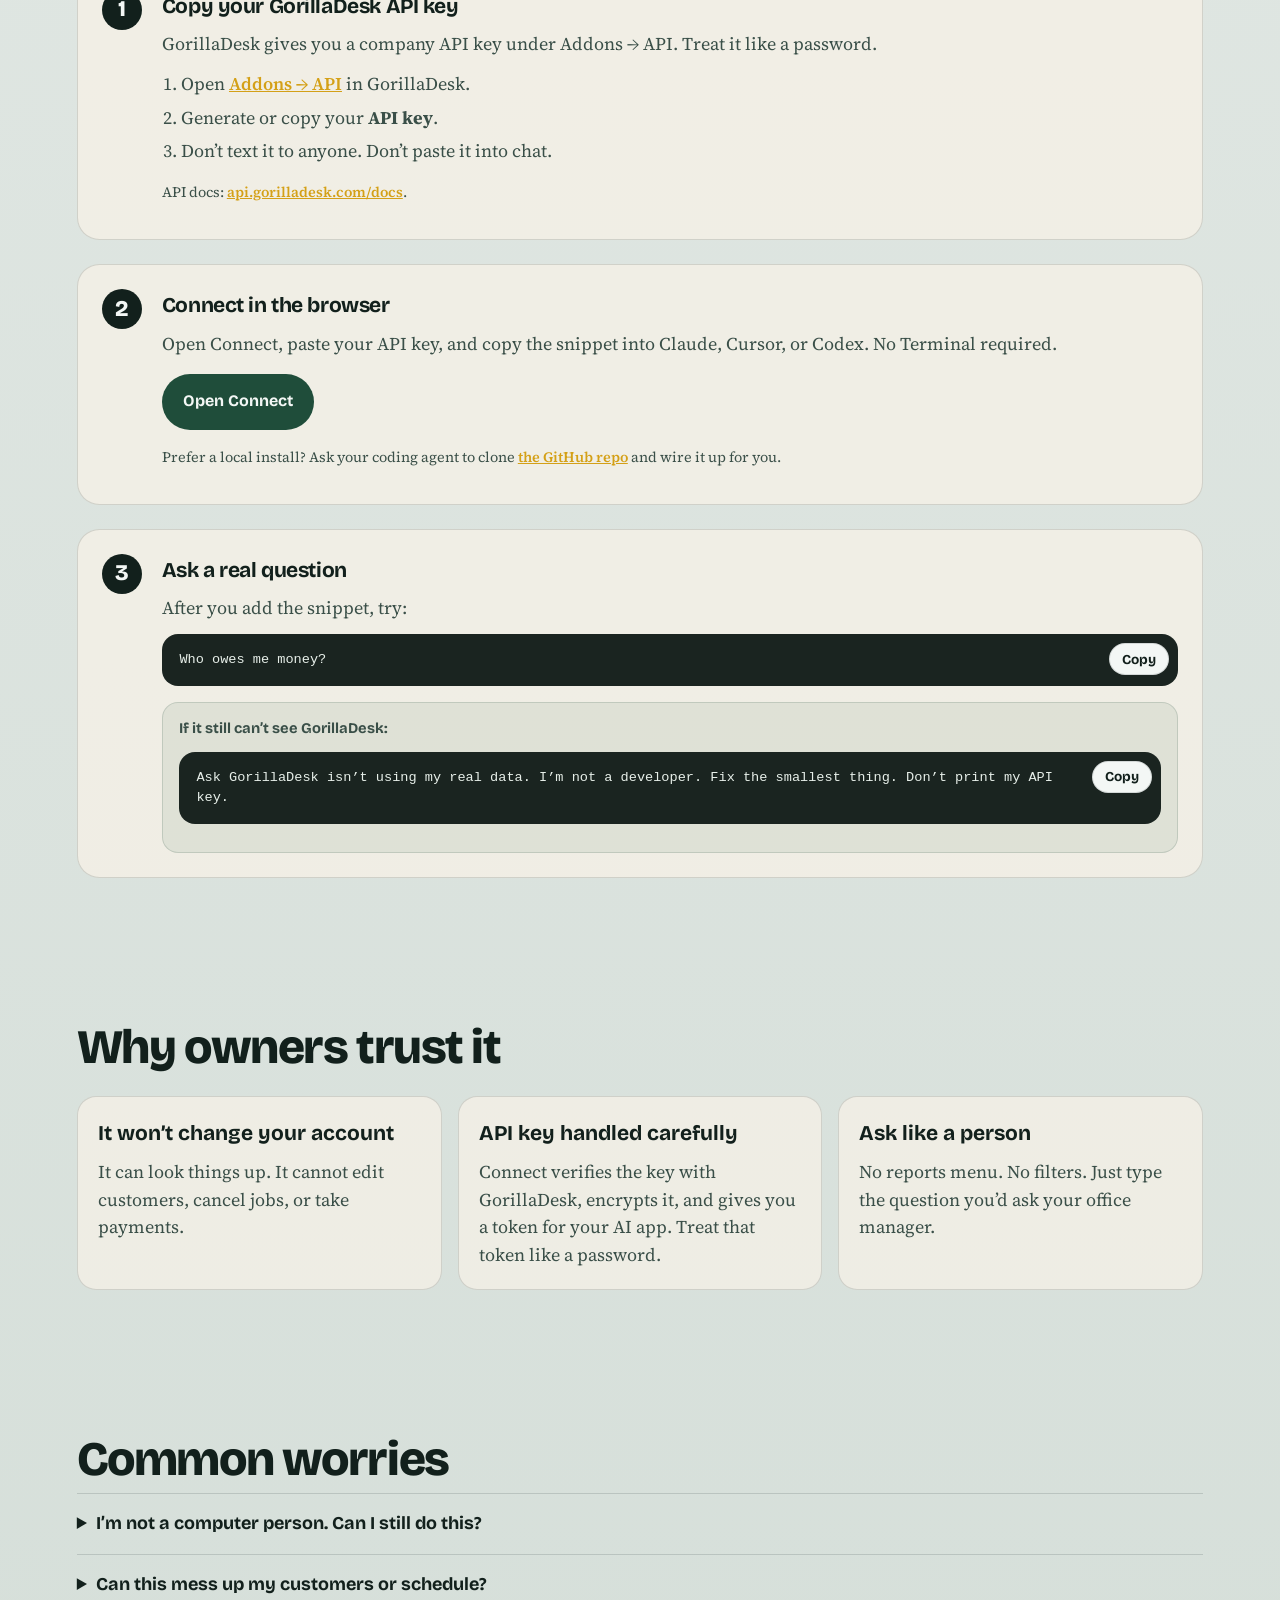
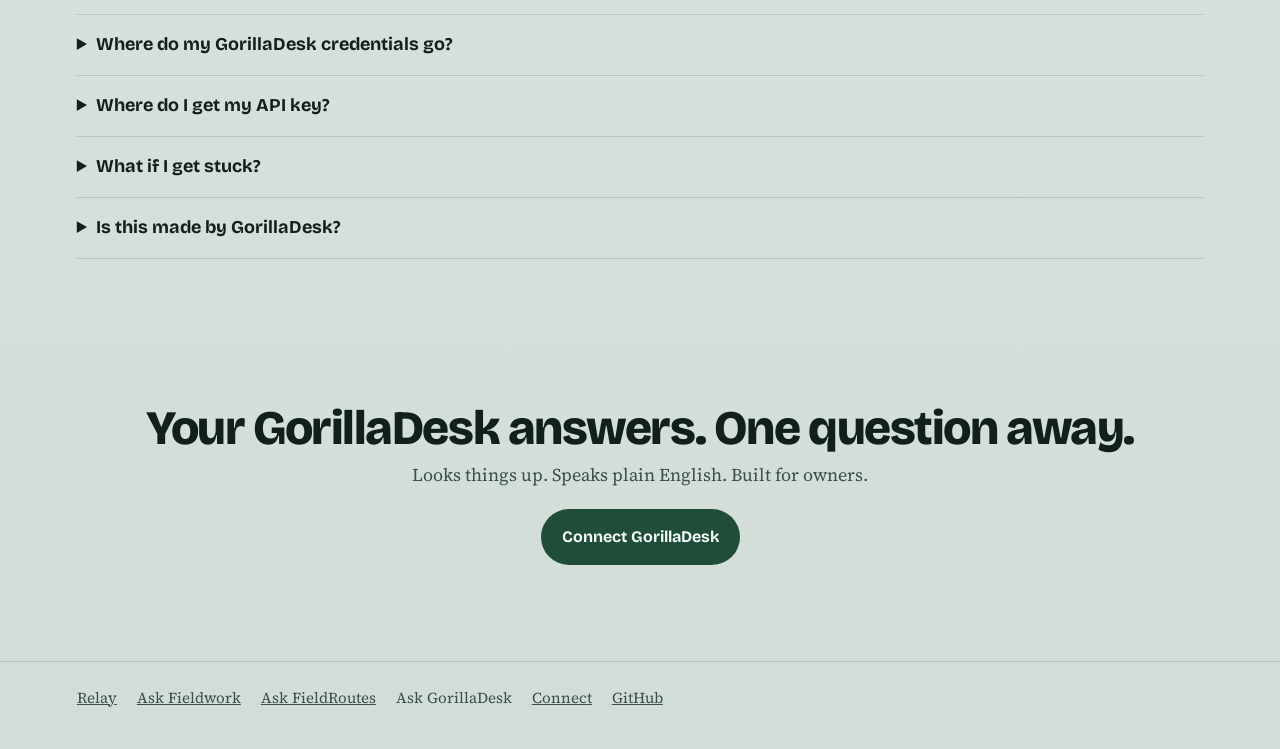
<file: landing/gorilladesk.html>
<!DOCTYPE html>
<html lang="en">
  <head>
    <meta charset="utf-8" />
    <meta name="viewport" content="width=device-width, initial-scale=1" />
    <title>Ask GorillaDesk - Your pest business, in plain English</title>
    <meta
      name="description"
      content="Ask your GorillaDesk account questions in plain English. Customers, who owes money, schedule, invoices, and technicians. It looks things up. It does not change your account."
    />
    <link rel="icon" href="./assets/favicon.svg" type="image/svg+xml" />
    <meta property="og:type" content="website" />
    <meta property="og:title" content="Ask GorillaDesk - Ask your pest business anything" />
    <meta
      property="og:description"
      content="Connect GorillaDesk to Claude, ChatGPT, or Cursor. Ask about customers, money, schedule, and technicians."
    />
    <meta
      property="og:image"
      content="https://raw.githubusercontent.com/daisydaines/fieldwork-mcp/main/landing/assets/og-relay.png"
    />
    <meta name="twitter:card" content="summary_large_image" />
    <meta name="twitter:title" content="Ask GorillaDesk - Ask your pest business anything" />
    <meta
      name="twitter:description"
      content="Connect GorillaDesk to Claude, ChatGPT, or Cursor. Ask about customers, money, schedule, and technicians."
    />
    <meta
      name="twitter:image"
      content="https://raw.githubusercontent.com/daisydaines/fieldwork-mcp/main/landing/assets/og-relay.png"
    />
    <link rel="preconnect" href="https://fonts.googleapis.com" />
    <link rel="preconnect" href="https://fonts.gstatic.com" crossorigin />
    <link
      href="https://fonts.googleapis.com/css2?family=Bricolage+Grotesque:opsz,wght@12..96,500;12..96,700;12..96,800&family=Source+Serif+4:opsz,ital,wght@8..60,0,400;8..60,0,600;8..60,1,400&display=swap"
      rel="stylesheet"
    />
    <link rel="stylesheet" href="./gorilladesk.css" />
  </head>
  <body>
    <div class="noise" aria-hidden="true"></div>

    <header class="top">
      <div class="brand-row">
        <a class="brand-mark" href="./index.html">Relay</a>
        <span class="brand-sep" aria-hidden="true">/</span>
        <a class="brand" href="#top">Ask GorillaDesk</a>
      </div>
      <nav>
        <a href="#ask">Examples</a>
        <a class="nav-cta" href="/connect" data-connect>Connect</a>
      </nav>
    </header>

    <main id="top">
      <section class="hero">
        <div class="hero-copy">
          <p class="product-logo-wrap">
            <img
              class="product-logo product-logo-gorilladesk"
              src="./assets/gorilladesk-dark.png"
              alt="GorillaDesk"
              width="200"
              height="36"
            />
          </p>
          <h1>Ask your business anything.</h1>
          <p class="lede">
            Hook GorillaDesk up to Claude or ChatGPT. Then ask like you’d text a manager:
            who’s on the schedule, who owes you money, how invoices look this month.
          </p>
          <div class="cta-row">
            <a class="btn primary" href="/connect" data-connect>Connect GorillaDesk</a>
            <a class="btn ghost" href="#ask">See example questions</a>
          </div>
          <p class="trust">It looks things up. It won’t change jobs, customers, or payments. Works with:</p>
          <ul class="logo-row" aria-label="Supported apps">
            <li>
              <img class="logo-img" src="./assets/claude.svg" alt="Claude" width="22" height="22" />
              Claude
            </li>
            <li>
              <img class="logo-img" src="./assets/codex.svg" alt="ChatGPT" width="22" height="22" />
              ChatGPT
            </li>
            <li>
              <img class="logo-img" src="./assets/cursor.svg" alt="Cursor" width="22" height="22" />
              Cursor
            </li>
          </ul>
        </div>

        <div class="hero-visual">
          <div class="chat" id="demo-chat" aria-live="polite">
            <div class="chat-header">
              <span class="dot"></span>
              <span>Example chat</span>
              <span class="chat-hint">sample answers</span>
            </div>
            <div class="chat-stream" id="chat-stream"></div>
          </div>
        </div>
      </section>

      <section class="strip" id="ask">
        <h2>Try asking</h2>
        <p class="section-lede">One example at a time. Copy it after you finish setup.</p>

        <div class="ask-simple" id="ask-simple">
          <p class="ask-simple-q" id="ask-q">Who owes me money?</p>
          <div class="ask-simple-actions">
            <button type="button" class="btn primary" id="ask-copy">Copy</button>
            <button type="button" class="btn ghost" id="ask-next">Next</button>
            <span class="ask-simple-count" id="ask-count" aria-live="polite">1 / 8</span>
          </div>
          <p class="ask-toast" id="ask-toast" hidden>Copied</p>
        </div>
      </section>

      <section class="setup" id="setup">
        <h2>Get started</h2>
        <p class="section-lede">Paste your API key once. Copy a snippet. Then just ask.</p>

        <ol class="steps">
          <li class="step">
            <span class="num">1</span>
            <div>
              <h3>Copy your GorillaDesk API key</h3>
              <p>
                GorillaDesk gives you a company API key under Addons → API. Treat it like a password.
              </p>
              <ol class="substeps">
                <li>
                  Open
                  <a
                    class="text-link"
                    href="https://beta.gorilladesk.com/addons/api"
                    target="_blank"
                    rel="noreferrer"
                    >Addons → API</a
                  >
                  in GorillaDesk.
                </li>
                <li>Generate or copy your <strong>API key</strong>.</li>
                <li>Don’t text it to anyone. Don’t paste it into chat.</li>
              </ol>
              <p class="fine">
                API docs:
                <a
                  class="text-link"
                  href="https://api.gorilladesk.com/docs/"
                  target="_blank"
                  rel="noreferrer"
                  >api.gorilladesk.com/docs</a
                >.
              </p>
            </div>
          </li>

          <li class="step">
            <span class="num">2</span>
            <div>
              <h3>Connect in the browser</h3>
              <p>
                Open Connect, paste your API key, and copy the snippet into Claude, Cursor, or
                Codex. No Terminal required.
              </p>
              <p style="margin-top: 1rem">
                <a class="btn primary" href="/connect" data-connect>Open Connect</a>
              </p>
              <p class="fine" style="margin-top: 1rem">
                Prefer a local install? Ask your coding agent to clone
                <a
                  class="text-link"
                  href="https://github.com/daisydaines/gorilladesk-mcp"
                  target="_blank"
                  rel="noreferrer"
                  >the GitHub repo</a
                >
                and wire it up for you.
              </p>
            </div>
          </li>

          <li class="step">
            <span class="num">3</span>
            <div>
              <h3>Ask a real question</h3>
              <p>After you add the snippet, try:</p>
              <div class="copy-block">
                <pre><code id="q1">Who owes me money?</code></pre>
                <button type="button" class="btn secondary copy-btn" data-copy="#q1">Copy</button>
              </div>
              <div class="ask-agent">
                <p>If it still can’t see GorillaDesk:</p>
                <div class="copy-block">
                  <pre><code id="ask-debug">Ask GorillaDesk isn’t using my real data. I’m not a developer. Fix the smallest thing. Don’t print my API key.</code></pre>
                  <button type="button" class="btn secondary copy-btn" data-copy="#ask-debug">
                    Copy
                  </button>
                </div>
              </div>
            </div>
          </li>
        </ol>
      </section>

      <section class="promise">
        <h2>Why owners trust it</h2>
        <div class="promise-grid">
          <article>
            <h3>It won’t change your account</h3>
            <p>
              It can look things up. It cannot edit customers, cancel jobs, or take
              payments.
            </p>
          </article>
          <article>
            <h3>API key handled carefully</h3>
            <p>
              Connect verifies the key with GorillaDesk, encrypts it, and gives you a token for
              your AI app. Treat that token like a password.
            </p>
          </article>
          <article>
            <h3>Ask like a person</h3>
            <p>No reports menu. No filters. Just type the question you’d ask your office manager.</p>
          </article>
        </div>
      </section>

      <section class="faq">
        <h2>Common worries</h2>
        <details>
          <summary>I’m not a computer person. Can I still do this?</summary>
          <p>
            Yes. Copy your GorillaDesk API key, open Connect, paste it once, then copy
            the snippet into Claude, Cursor, or Codex. After that, you only ask business questions.
          </p>
        </details>
        <details>
          <summary>Can this mess up my customers or schedule?</summary>
          <p>
            No. It can look up customers, invoices, jobs, payments, and techs. It cannot
            create customers, change jobs, or take payments.
          </p>
        </details>
        <details>
          <summary>Where do my GorillaDesk credentials go?</summary>
          <p>
            When you use Connect, we verify the API key with GorillaDesk, encrypt it, and give
            you a connect token for your AI app. Treat that token like a password. Don’t paste the
            GorillaDesk API key into chat.
          </p>
        </details>
        <details>
          <summary>Where do I get my API key?</summary>
          <p>
            In GorillaDesk, open Addons → API, generate a company key, and paste it into Connect once.
            After that, you just ask questions.
          </p>
        </details>
        <details>
          <summary>What if I get stuck?</summary>
          <p>In Claude Code, Codex, or Cursor, paste:</p>
          <div class="copy-block">
            <pre><code id="ask-stuck">I’m stuck setting up Ask GorillaDesk. I’m not a developer. Tell me the next single step.</code></pre>
            <button type="button" class="btn secondary copy-btn" data-copy="#ask-stuck">
              Copy
            </button>
          </div>
        </details>
        <details>
          <summary>Is this made by GorillaDesk?</summary>
          <p>
            No. It’s an independent helper that talks to GorillaDesk using their normal API. Follow
            GorillaDesk’s rules for your account.
          </p>
        </details>
      </section>

      <section class="finale">
        <h2>Your GorillaDesk answers. One question away.</h2>
        <p>Looks things up. Speaks plain English. Built for owners.</p>
        <a class="btn primary" href="/connect" data-connect>Connect GorillaDesk</a>
      </section>
    </main>

    <footer>
      <a href="./index.html">Relay</a>
      <a href="./fieldwork.html">Ask Fieldwork</a>
      <a href="./fieldroutes.html">Ask FieldRoutes</a>
      <span>Ask GorillaDesk</span>
      <a href="/connect" data-connect>Connect</a>
      <a href="https://github.com/daisydaines/gorilladesk-mcp" target="_blank" rel="noreferrer"
        >GitHub</a
      >
    </footer>

    <script src="./gorilladesk.js"></script>
    <script>
      (() => {
        const hosted =
          location.port === "8000" ||
          /\bmcp\./i.test(location.hostname) ||
          location.pathname === "/connect";
        if (hosted) return;
        document.querySelectorAll("[data-connect]").forEach((a) => {
          a.setAttribute("href", "#setup");
        });
      })();
    </script>
  </body>
</html>
</file>
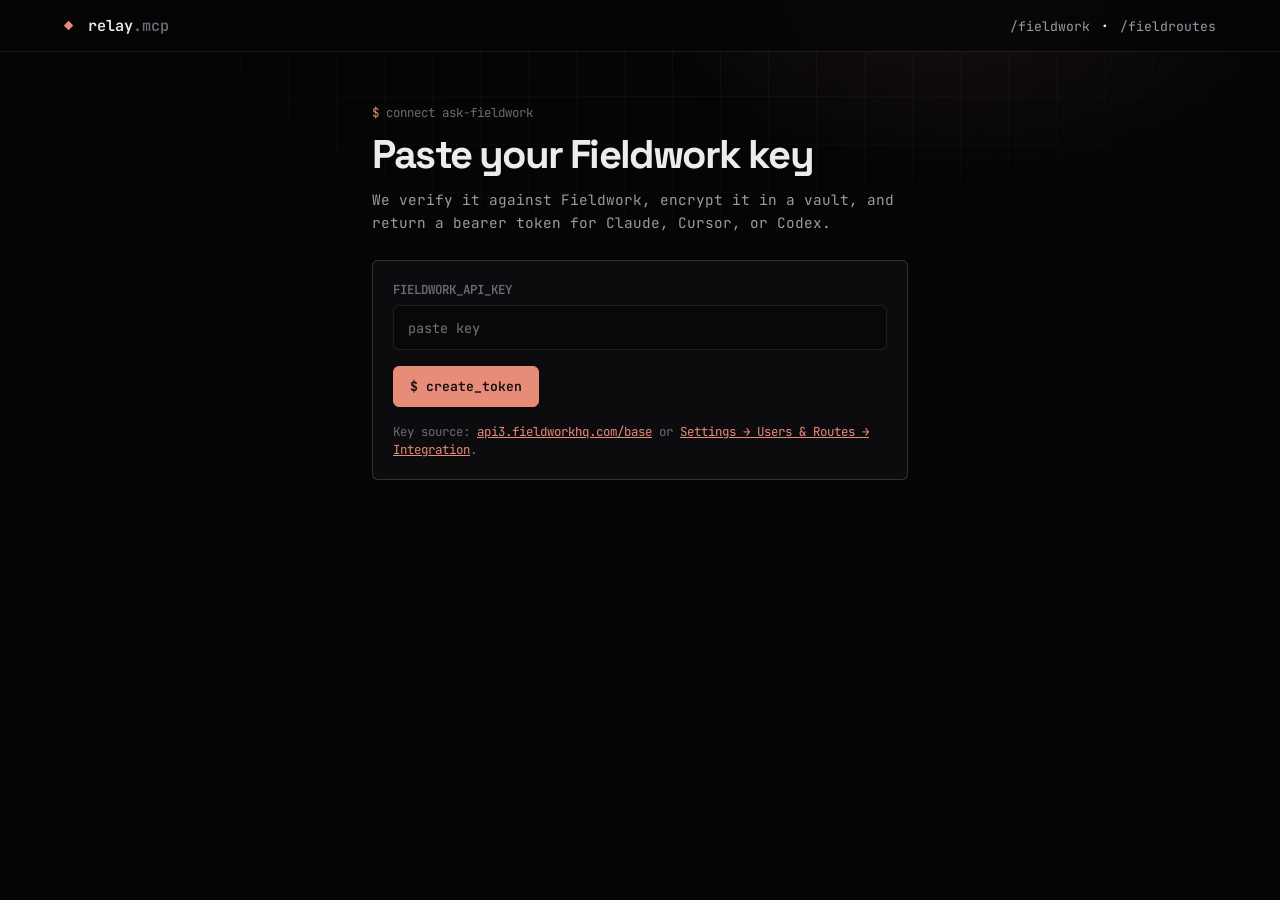
<file: src/fieldwork_mcp/connect_page.html>
<!DOCTYPE html>
<html lang="en">
  <head>
    <meta charset="utf-8" />
    <meta name="viewport" content="width=device-width, initial-scale=1" />
    <title>connect - relay.mcp</title>
    <link rel="icon" href="/assets/favicon.svg" type="image/svg+xml" />
    <link rel="preconnect" href="https://fonts.googleapis.com" />
    <link rel="preconnect" href="https://fonts.gstatic.com" crossorigin />
    <link
      href="https://fonts.googleapis.com/css2?family=JetBrains+Mono:wght@400;500;600;700&family=Space+Grotesk:wght@500;600;700&display=swap"
      rel="stylesheet"
    />
    <style>
      :root {
        --bg: #050506;
        --bg-elev: #0c0c0e;
        --line: rgba(255, 255, 255, 0.09);
        --line-strong: rgba(255, 255, 255, 0.16);
        --ink: #ececec;
        --muted: #9a9aa3;
        --faint: #6b6b76;
        --coral: #e88c7a;
        --live: #3dffa8;
        --font: "Space Grotesk", "Segoe UI", sans-serif;
        --mono: "JetBrains Mono", ui-monospace, monospace;
        --r: 6px;
      }
      * {
        box-sizing: border-box;
      }
      body {
        margin: 0;
        min-height: 100vh;
        font-family: var(--mono);
        color: var(--ink);
        background: var(--bg);
        -webkit-font-smoothing: antialiased;
      }
      .grid-bg {
        pointer-events: none;
        position: fixed;
        inset: 0;
        background-image:
          linear-gradient(rgba(255, 255, 255, 0.03) 1px, transparent 1px),
          linear-gradient(90deg, rgba(255, 255, 255, 0.03) 1px, transparent 1px),
          radial-gradient(700px 360px at 80% 0%, rgba(232, 140, 122, 0.12), transparent 55%);
        background-size: 48px 48px, 48px 48px, auto;
        mask-image: radial-gradient(ellipse 80% 60% at 50% 0%, #000 15%, transparent 75%);
      }
      .nav {
        position: relative;
        z-index: 1;
        display: flex;
        align-items: center;
        justify-content: space-between;
        padding: 0.95rem 5vw;
        border-bottom: 1px solid var(--line);
        background: rgba(5, 5, 6, 0.72);
        backdrop-filter: blur(12px);
      }
      .logo {
        font-weight: 600;
        font-size: 0.95rem;
        color: var(--ink);
        text-decoration: none;
      }
      .logo-mark {
        color: var(--coral);
        margin-right: 0.35rem;
      }
      .logo-ext {
        color: var(--faint);
      }
      .nav a:not(.logo) {
        color: var(--muted);
        text-decoration: none;
        font-size: 0.82rem;
      }
      .nav a:not(.logo):hover {
        color: var(--ink);
      }
      main {
        position: relative;
        z-index: 1;
        max-width: 36rem;
        margin: 0 auto;
        padding: 3.25rem 1.25rem 5rem;
      }
      .eyebrow {
        margin: 0 0 0.75rem;
        color: var(--faint);
        font-size: 0.78rem;
      }
      .tok {
        color: var(--coral);
      }
      h1 {
        margin: 0 0 0.75rem;
        font-family: var(--font);
        font-size: clamp(1.9rem, 5vw, 2.5rem);
        letter-spacing: -0.045em;
        line-height: 1.1;
      }
      .lede {
        margin: 0 0 1.6rem;
        color: var(--muted);
        font-size: 0.9rem;
        line-height: 1.55;
      }
      .card {
        background: var(--bg-elev);
        border: 1px solid var(--line-strong);
        border-radius: var(--r);
        padding: 1.25rem;
      }
      label {
        display: block;
        font-size: 0.78rem;
        font-weight: 600;
        color: var(--faint);
        margin: 0 0 0.45rem;
      }
      input[type="password"],
      input[type="text"] {
        width: 100%;
        padding: 0.8rem 0.9rem;
        border-radius: var(--r);
        border: 1px solid var(--line);
        background: #08080a;
        color: var(--ink);
        font-family: var(--mono);
        font-size: 0.85rem;
      }
      input:focus {
        outline: 1px solid rgba(232, 140, 122, 0.55);
        border-color: transparent;
      }
      button,
      .btn {
        display: inline-flex;
        align-items: center;
        justify-content: center;
        margin-top: 0.95rem;
        border: 1px solid var(--coral);
        border-radius: var(--r);
        padding: 0.7rem 1rem;
        background: var(--coral);
        color: #140c0a;
        font: inherit;
        font-weight: 600;
        font-size: 0.82rem;
        cursor: pointer;
        text-decoration: none;
      }
      button:hover,
      .btn:hover {
        background: #f0a090;
      }
      button:disabled {
        opacity: 0.55;
        cursor: wait;
      }
      .note {
        margin: 1rem 0 0;
        font-size: 0.78rem;
        color: var(--faint);
        line-height: 1.45;
      }
      .note a {
        color: var(--coral);
      }
      .err {
        display: none;
        margin: 1rem 0 0;
        color: #fca5a5;
        font-size: 0.82rem;
      }
      .err.show {
        display: block;
      }
      .result {
        display: none;
        margin-top: 1.4rem;
        padding-top: 1.25rem;
        border-top: 1px solid var(--line);
      }
      .result.show {
        display: block;
      }
      .result h2 {
        margin: 0 0 0.4rem;
        font-family: var(--font);
        font-size: 1.2rem;
        letter-spacing: -0.03em;
      }
      .ok {
        display: inline-flex;
        align-items: center;
        gap: 0.4rem;
        margin: 0 0 0.85rem;
        color: var(--live);
        font-size: 0.78rem;
        font-weight: 600;
      }
      .ok::before {
        content: "●";
      }
      .snippet {
        margin-top: 1rem;
      }
      .snippet-head {
        display: flex;
        align-items: center;
        justify-content: space-between;
        gap: 0.75rem;
        margin-bottom: 0.4rem;
      }
      .snippet-head span {
        font-size: 0.78rem;
        font-weight: 600;
        color: var(--faint);
      }
      .copy-btn {
        margin: 0;
        padding: 0.3rem 0.55rem;
        font-size: 0.72rem;
        background: transparent;
        color: var(--muted);
        border: 1px solid var(--line);
      }
      .copy-btn:hover {
        color: var(--ink);
        background: rgba(255, 255, 255, 0.03);
      }
      pre {
        margin: 0;
        background: #08080a;
        border: 1px solid var(--line);
        border-radius: var(--r);
        padding: 0.85rem;
        overflow-x: auto;
        font-family: var(--mono);
        font-size: 0.74rem;
        line-height: 1.45;
        color: #e4e4e7;
        white-space: pre-wrap;
        word-break: break-word;
      }
    </style>
  </head>
  <body>
    <div class="grid-bg" aria-hidden="true"></div>
    <header class="nav">
      <a class="logo" href="/"
        ><span class="logo-mark">◆</span> relay<span class="logo-ext">.mcp</span></a
      >
      <span>
        <a href="/fieldwork">/fieldwork</a>
        ·
        <a href="/fieldroutes">/fieldroutes</a>
      </span>
    </header>
    <main>
      <p class="eyebrow"><span class="tok">$</span> connect ask-fieldwork</p>
      <h1>Paste your Fieldwork key</h1>
      <p class="lede">
        We verify it against Fieldwork, encrypt it in a vault, and return a bearer token for
        Claude, Cursor, or Codex.
      </p>

      <div class="card">
        <form id="form">
          <label for="api_key">FIELDWORK_API_KEY</label>
          <input
            id="api_key"
            name="api_key"
            type="password"
            autocomplete="off"
            spellcheck="false"
            required
            placeholder="paste key"
          />
          <button type="submit" id="submit">$ create_token</button>
        </form>
        <p class="note">
          Key source:
          <a href="https://api3.fieldworkhq.com/base" target="_blank" rel="noreferrer"
            >api3.fieldworkhq.com/base</a
          >
          or
          <a href="https://app.fieldworkhq.com/settings/users" target="_blank" rel="noreferrer"
            >Settings → Users &amp; Routes → Integration</a
          >.
        </p>
        <p class="err" id="err"></p>

        <div class="result" id="result">
          <p class="ok">connected</p>
          <h2>Drop this into your agent</h2>
          <p class="lede" style="margin-bottom: 0">
            Then ask: “How many customers do I have?”
          </p>

          <div class="snippet">
            <div class="snippet-head">
              <span>// claude code</span>
              <button type="button" class="copy-btn" data-copy="cmd-claude">copy</button>
            </div>
            <pre id="cmd-claude"></pre>
          </div>

          <div class="snippet">
            <div class="snippet-head">
              <span>// cursor / codex / desktop mcp.json</span>
              <button type="button" class="copy-btn" data-copy="cmd-json">copy</button>
            </div>
            <pre id="cmd-json"></pre>
          </div>

          <p class="note">
            Keep the token private. It can read Fieldwork data. It cannot change jobs, customers,
            or payments.
          </p>
        </div>
      </div>
    </main>
    <script>
      const form = document.getElementById("form");
      const err = document.getElementById("err");
      const result = document.getElementById("result");
      const submit = document.getElementById("submit");

      form.addEventListener("submit", async (e) => {
        e.preventDefault();
        err.classList.remove("show");
        result.classList.remove("show");
        submit.disabled = true;
        submit.textContent = "checking…";
        const api_key = document.getElementById("api_key").value.trim();
        try {
          const res = await fetch("/api/connect", {
            method: "POST",
            headers: { "Content-Type": "application/json" },
            body: JSON.stringify({ api_key }),
          });
          const data = await res.json();
          if (!res.ok) throw new Error(data.error || "Connect failed");
          document.getElementById("cmd-claude").textContent = data.claude_code;
          document.getElementById("cmd-json").textContent = JSON.stringify(
            data.mcp_json,
            null,
            2,
          );
          result.classList.add("show");
          result.scrollIntoView({ behavior: "smooth", block: "nearest" });
        } catch (ex) {
          err.textContent = ex.message || String(ex);
          err.classList.add("show");
        } finally {
          submit.disabled = false;
          submit.textContent = "$ create_token";
        }
      });

      document.querySelectorAll("[data-copy]").forEach((btn) => {
        btn.addEventListener("click", async () => {
          const el = document.getElementById(btn.getAttribute("data-copy"));
          await navigator.clipboard.writeText(el.textContent || "");
          const prev = btn.textContent;
          btn.textContent = "copied";
          setTimeout(() => {
            btn.textContent = prev;
          }, 1200);
        });
      });
    </script>
  </body>
</html>
</file>
<file: landing/styles.css>
:root {
  --bg: #050506;
  --bg-elev: #0c0c0e;
  --bg-soft: #121215;
  --line: rgba(255, 255, 255, 0.09);
  --line-strong: rgba(255, 255, 255, 0.16);
  --ink: #ececec;
  --muted: #9a9aa3;
  --faint: #6b6b76;
  --coral: #e88c7a;
  --live: #3dffa8;
  --font: "Space Grotesk", "Segoe UI", sans-serif;
  --mono: "JetBrains Mono", ui-monospace, monospace;
  --r: 6px;
}

*,
*::before,
*::after {
  box-sizing: border-box;
}

html {
  scroll-behavior: smooth;
}

body {
  margin: 0;
  min-height: 100vh;
  color: var(--ink);
  font-family: var(--mono);
  font-size: 0.95rem;
  line-height: 1.55;
  background: var(--bg);
  -webkit-font-smoothing: antialiased;
}

.grid-bg {
  pointer-events: none;
  position: fixed;
  inset: 0;
  z-index: 0;
  background-image:
    linear-gradient(rgba(255, 255, 255, 0.03) 1px, transparent 1px),
    linear-gradient(90deg, rgba(255, 255, 255, 0.03) 1px, transparent 1px),
    radial-gradient(900px 480px at 70% 10%, rgba(232, 140, 122, 0.1), transparent 55%);
  background-size: 48px 48px, 48px 48px, auto;
  mask-image: radial-gradient(ellipse 80% 70% at 50% 20%, #000 20%, transparent 75%);
}

.nav,
main,
.footer {
  position: relative;
  z-index: 1;
}

.nav {
  display: flex;
  align-items: center;
  justify-content: space-between;
  gap: 1rem;
  padding: 0.95rem 5vw;
  border-bottom: 1px solid var(--line);
  backdrop-filter: blur(12px);
  background: rgba(5, 5, 6, 0.72);
  position: sticky;
  top: 0;
  z-index: 20;
}

.logo {
  font-family: var(--mono);
  font-weight: 600;
  font-size: 0.95rem;
  letter-spacing: -0.02em;
  color: var(--ink);
  text-decoration: none;
}

.logo-mark {
  color: var(--coral);
  margin-right: 0.35rem;
}

.logo-ext {
  color: var(--faint);
}

nav {
  display: flex;
  align-items: center;
  gap: 1rem;
}

nav a {
  color: var(--muted);
  text-decoration: none;
  font-size: 0.82rem;
  font-weight: 500;
}

nav a:hover {
  color: var(--ink);
}

.nav-btn {
  padding: 0.4rem 0.75rem;
  border-radius: var(--r);
  border: 1px solid rgba(232, 140, 122, 0.45);
  background: rgba(232, 140, 122, 0.1);
  color: var(--coral) !important;
  font-weight: 600;
}

.nav-btn:hover {
  background: rgba(232, 140, 122, 0.18);
  color: #ffb4a6 !important;
}

.hero-stage {
  position: relative;
  min-height: min(88vh, 52rem);
  display: grid;
  align-items: center;
  overflow: hidden;
  border-bottom: 1px solid var(--line);
}

.particle-canvas {
  position: absolute;
  inset: 0;
  z-index: 0;
  width: 100%;
  height: 100%;
  display: block;
  pointer-events: none;
}

.hero-veil {
  position: absolute;
  inset: 0;
  z-index: 1;
  pointer-events: none;
  background:
    linear-gradient(90deg, rgba(5, 5, 6, 0.97) 0%, rgba(5, 5, 6, 0.82) 34%, rgba(5, 5, 6, 0.1) 62%, rgba(5, 5, 6, 0.4) 100%),
    linear-gradient(180deg, rgba(5, 5, 6, 0.2) 0%, transparent 42%, rgba(5, 5, 6, 0.85) 100%);
}

.hero {
  position: relative;
  z-index: 2;
  padding: 5rem 5vw 3.5rem;
  max-width: 46rem;
}

.reveal {
  opacity: 0;
  transform: translateY(14px);
  animation: rise 0.75s cubic-bezier(0.22, 1, 0.36, 1) forwards;
  animation-delay: calc(var(--d, 0) * 0.08s + 0.04s);
}

.eyebrow {
  margin: 0 0 1rem;
  color: var(--faint);
  font-size: 0.78rem;
  font-weight: 500;
  letter-spacing: 0.02em;
}

.tok {
  color: var(--coral);
}

.brand {
  margin: 0 0 0.85rem;
  font-family: var(--font);
  font-size: clamp(3.6rem, 10vw, 6.2rem);
  font-weight: 700;
  letter-spacing: -0.06em;
  line-height: 0.92;
  color: var(--ink);
}

.headline {
  margin: 0 0 1rem;
  font-family: var(--font);
  font-size: clamp(1.35rem, 3vw, 1.85rem);
  font-weight: 600;
  letter-spacing: -0.03em;
  line-height: 1.2;
  max-width: 22ch;
  color: var(--ink);
}

.lede {
  margin: 0 0 1.6rem;
  color: var(--muted);
  max-width: 38rem;
  font-size: 0.92rem;
  line-height: 1.6;
}

.cta-row {
  display: flex;
  flex-wrap: wrap;
  gap: 0.65rem;
}

.btn {
  display: inline-flex;
  align-items: center;
  justify-content: center;
  padding: 0.7rem 1rem;
  border-radius: var(--r);
  font-family: var(--mono);
  font-weight: 600;
  font-size: 0.82rem;
  text-decoration: none;
  border: 1px solid transparent;
  transition: background 0.15s ease, border-color 0.15s ease, color 0.15s ease;
}

.btn.primary {
  background: var(--coral);
  color: #140c0a;
  border-color: var(--coral);
}

.btn.primary:hover {
  background: #f0a090;
  border-color: #f0a090;
}

.btn.ghost {
  background: transparent;
  border-color: var(--line-strong);
  color: var(--ink);
}

.btn.ghost:hover {
  border-color: rgba(255, 255, 255, 0.32);
  background: rgba(255, 255, 255, 0.03);
}

.install {
  padding: 0 5vw;
  margin-top: -1.75rem;
  margin-bottom: 3.25rem;
  position: relative;
  z-index: 3;
}

.term {
  max-width: 46rem;
  border: 1px solid var(--line-strong);
  border-radius: var(--r);
  background: rgba(12, 12, 14, 0.92);
  overflow: hidden;
  box-shadow: 0 24px 60px rgba(0, 0, 0, 0.45);
}

.term-chrome {
  display: flex;
  align-items: center;
  gap: 0.4rem;
  padding: 0.55rem 0.8rem;
  border-bottom: 1px solid var(--line);
  background: #0a0a0c;
}

.term-chrome .dot {
  width: 0.5rem;
  height: 0.5rem;
  border-radius: 999px;
  background: #2a2a30;
}

.term-chrome .dot:nth-child(1) {
  background: #ff5f57;
}
.term-chrome .dot:nth-child(2) {
  background: #febc2e;
}
.term-chrome .dot:nth-child(3) {
  background: #28c840;
}

.term-title {
  margin-left: 0.5rem;
  font-size: 0.72rem;
  color: var(--faint);
}

.term-body {
  padding: 1rem 1rem 1.1rem;
  position: relative;
}

.term-line {
  display: flex;
  gap: 0.65rem;
  align-items: flex-start;
  font-size: 0.82rem;
  margin-bottom: 0.45rem;
}

.term-line.muted {
  color: var(--faint);
}

.term-line code {
  font-family: var(--mono);
  color: #e8e8ec;
}

.prompt {
  color: var(--live);
  flex: 0 0 auto;
}

.term-cta {
  position: absolute;
  right: 0.85rem;
  bottom: 0.85rem;
  font-size: 0.78rem;
  font-weight: 600;
  color: var(--coral);
  text-decoration: none;
  border: 1px solid rgba(232, 140, 122, 0.4);
  border-radius: var(--r);
  padding: 0.35rem 0.65rem;
  background: rgba(232, 140, 122, 0.08);
}

.term-cta:hover {
  background: rgba(232, 140, 122, 0.16);
}

.mcps,
.works,
.finale {
  padding: 3.25rem 5vw;
}

.section-head {
  margin-bottom: 1.35rem;
  max-width: 40rem;
}

.sec-label {
  margin: 0 0 0.65rem;
  font-size: 0.78rem;
  color: var(--faint);
}

.section-head h2,
.finale h2 {
  margin: 0 0 0.45rem;
  font-family: var(--font);
  font-size: clamp(1.55rem, 3vw, 2.1rem);
  letter-spacing: -0.04em;
  font-weight: 650;
}

.section-head p,
.finale p {
  margin: 0;
  color: var(--muted);
  font-size: 0.88rem;
}

.dir {
  border: 1px solid var(--line);
  border-radius: var(--r);
  overflow: hidden;
  background: var(--bg-elev);
  max-width: 56rem;
}

.dir-row {
  display: grid;
  grid-template-columns: 1.4fr 1fr;
  gap: 1rem;
  padding: 1.15rem 1.2rem;
  border-bottom: 1px solid var(--line);
  text-decoration: none;
  color: inherit;
  transition: background 0.15s ease;
}

.dir-row:last-child {
  border-bottom: 0;
}

a.dir-row:hover {
  background: rgba(232, 140, 122, 0.05);
}

.dir-row.soon {
  opacity: 0.7;
}

.dir-status {
  display: inline-block;
  font-size: 0.72rem;
  font-weight: 600;
  letter-spacing: 0.02em;
  margin-bottom: 0.45rem;
}

.dir-status.live {
  color: var(--live);
}

.dir-status.soon {
  color: var(--faint);
}

.dir-main h3 {
  margin: 0 0 0.4rem;
  font-family: var(--mono);
  font-size: 1.05rem;
  font-weight: 600;
  letter-spacing: -0.02em;
}

.dir-main p {
  margin: 0;
  color: var(--muted);
  font-size: 0.84rem;
  max-width: 38rem;
}

.dir-meta {
  display: flex;
  flex-wrap: wrap;
  align-items: center;
  justify-content: flex-end;
  gap: 0.75rem 1.15rem;
  color: var(--faint);
  font-size: 0.72rem;
}

.meta-brand {
  display: block;
  height: 1.35rem;
  width: auto;
  object-fit: contain;
  opacity: 1;
}

.meta-brand-fieldwork,
.meta-brand-fieldroutes,
.meta-brand-gorilladesk {
  height: 1.35rem;
}

.meta-agents {
  display: inline-flex;
  align-items: center;
  gap: 0.65rem;
}

.meta-agents img {
  display: block;
  width: 1.15rem;
  height: 1.15rem;
  object-fit: contain;
  opacity: 0.92;
}

/* Monochrome agent marks that need a light treatment on dark Relay bg */
.meta-agents img[src*="cursor.svg"],
.meta-agents img[src*="codex.svg"] {
  filter: brightness(0) invert(1);
  opacity: 0.82;
}

.dir-arrow {
  color: var(--coral);
  font-size: 1rem;
}

.meta-link {
  color: var(--coral);
  text-decoration: none;
}

.meta-link:hover {
  text-decoration: underline;
}

.works-row {
  list-style: none;
  margin: 0;
  padding: 0;
  display: flex;
  flex-wrap: wrap;
  gap: 0.55rem;
}

.works-row li {
  display: inline-flex;
  align-items: center;
  gap: 0.45rem;
  padding: 0.55rem 0.8rem;
  border-radius: var(--r);
  border: 1px solid var(--line);
  background: var(--bg-elev);
  color: var(--muted);
  font-size: 0.8rem;
  font-weight: 500;
}

.works-row img {
  display: block;
  width: 1rem;
  height: 1rem;
  filter: brightness(0) invert(1);
  opacity: 0.85;
}

.finale {
  text-align: left;
  padding-bottom: 5rem;
  border-top: 1px solid var(--line);
}

.finale .cta-row {
  margin-top: 1.2rem;
}

.footer {
  display: flex;
  align-items: center;
  justify-content: space-between;
  gap: 1rem;
  flex-wrap: wrap;
  padding: 1.25rem 5vw 2rem;
  border-top: 1px solid var(--line);
}

.footer-links {
  display: flex;
  gap: 1rem;
  flex-wrap: wrap;
}

.footer-links a {
  color: var(--faint);
  text-decoration: none;
  font-size: 0.78rem;
}

.footer-links a:hover {
  color: var(--ink);
}

@keyframes rise {
  from {
    opacity: 0;
    transform: translateY(10px);
  }
  to {
    opacity: 1;
    transform: translateY(0);
  }
}

.await-in {
  opacity: 0;
  transform: translateY(14px);
  transition: opacity 0.65s ease, transform 0.65s ease;
}

.await-in.in-view {
  opacity: 1;
  transform: translateY(0);
}

@media (max-width: 900px) {
  .dir-row {
    grid-template-columns: 1fr;
  }

  .dir-meta {
    justify-content: flex-start;
  }

  .hero-stage {
    min-height: 76vh;
  }

  .hero {
    padding-top: 3.25rem;
    max-width: 100%;
  }

  .hero-veil {
    background:
      linear-gradient(180deg, rgba(5, 5, 6, 0.55) 0%, rgba(5, 5, 6, 0.82) 48%, rgba(5, 5, 6, 0.96) 100%);
  }

  .term-cta {
    position: static;
    display: inline-flex;
    margin-top: 0.75rem;
  }

  nav a:not(.nav-btn) {
    display: none;
  }
}

@media (prefers-reduced-motion: reduce) {
  html {
    scroll-behavior: auto;
  }

  .reveal {
    opacity: 1;
    transform: none;
    animation: none;
  }

  *,
  *::before,
  *::after {
    animation-duration: 0.01ms !important;
    animation-iteration-count: 1 !important;
    transition-duration: 0.01ms !important;
  }
}
</file>
<file: landing/fieldroutes.css>
:root {
  --bg: #e6ebe8;
  --bg-deep: #d3ddd7;
  --ink: #12201c;
  --ink-soft: #3a4f48;
  --pine: #1a4a5c;
  --pine-bright: #27647a;
  --copper: #c46b2d;
  --foam: #f3f7f5;
  --line: rgba(18, 32, 28, 0.14);
  --shadow: 0 24px 60px rgba(18, 32, 28, 0.12);
  --font-display: "Bricolage Grotesque", Georgia, sans-serif;
  --font-body: "Source Serif 4", Georgia, serif;
}

*,
*::before,
*::after {
  box-sizing: border-box;
}

html {
  scroll-behavior: smooth;
}

body {
  margin: 0;
  color: var(--ink);
  font-family: var(--font-body);
  font-size: 1.125rem;
  line-height: 1.55;
  background:
    radial-gradient(1200px 600px at 10% -10%, rgba(39, 100, 122, 0.2), transparent 55%),
    radial-gradient(900px 500px at 90% 0%, rgba(196, 107, 45, 0.1), transparent 50%),
    linear-gradient(180deg, var(--bg) 0%, var(--bg-deep) 100%);
  min-height: 100vh;
}

.noise {
  pointer-events: none;
  position: fixed;
  inset: 0;
  opacity: 0.04;
  z-index: 0;
  background-image: url("data:image/svg+xml,%3Csvg viewBox='0 0 200 200' xmlns='http://www.w3.org/2000/svg'%3E%3Cfilter id='n'%3E%3CfeTurbulence type='fractalNoise' baseFrequency='0.85' numOctaves='3' stitchTiles='stitch'/%3E%3C/filter%3E%3Crect width='100%25' height='100%25' filter='url(%23n)'/%3E%3C/svg%3E");
}

.top,
main,
footer {
  position: relative;
  z-index: 1;
}

.top {
  display: flex;
  align-items: center;
  justify-content: space-between;
  gap: 1rem;
  flex-wrap: wrap;
  padding: 1.25rem 6vw;
}

.brand-row {
  display: flex;
  align-items: center;
  gap: 0.45rem;
}

.brand-mark {
  font-family: var(--font-display);
  font-weight: 800;
  font-size: 1.05rem;
  letter-spacing: -0.03em;
  color: var(--ink-soft);
  text-decoration: none;
}

.brand-sep {
  color: var(--ink-soft);
  opacity: 0.45;
}

.brand {
  font-family: var(--font-display);
  font-weight: 800;
  font-size: 1.15rem;
  letter-spacing: -0.03em;
  color: var(--ink);
  text-decoration: none;
}

nav {
  display: flex;
  align-items: center;
  gap: 1.25rem;
}

nav a {
  color: var(--ink-soft);
  text-decoration: none;
  font-size: 0.95rem;
}

nav a:hover {
  color: var(--ink);
}

.nav-cta {
  padding: 0.55rem 0.9rem;
  border-radius: 999px;
  background: var(--pine);
  color: var(--foam) !important;
}

.hero {
  display: grid;
  grid-template-columns: 1.1fr 0.9fr;
  gap: 3rem;
  align-items: center;
  padding: 4rem 6vw 5rem;
  min-height: calc(100vh - 5rem);
}

.product-logo-wrap {
  margin: 0 0 1rem;
}

.product-logo {
  display: block;
  width: auto;
  height: 2.1rem;
  object-fit: contain;
}

.product-logo-fieldroutes {
  height: 2rem;
}

.eyebrow {
  font-family: var(--font-display);
  font-size: 0.85rem;
  font-weight: 700;
  letter-spacing: 0.04em;
  text-transform: uppercase;
  color: var(--pine);
  margin: 0 0 1rem;
}

.hero h1 {
  font-family: var(--font-display);
  font-weight: 800;
  font-size: clamp(2.8rem, 6vw, 4.8rem);
  letter-spacing: -0.045em;
  line-height: 0.95;
  margin: 0 0 1.25rem;
  max-width: 11ch;
  animation: rise 0.8s ease both;
}

.lede {
  max-width: 34rem;
  color: var(--ink-soft);
  margin: 0 0 1.75rem;
  animation: rise 0.8s ease 0.08s both;
}

.cta-row {
  display: flex;
  flex-wrap: wrap;
  gap: 0.75rem;
  margin-bottom: 1rem;
  animation: rise 0.8s ease 0.16s both;
}

.btn {
  display: inline-flex;
  align-items: center;
  justify-content: center;
  padding: 0.9rem 1.25rem;
  border-radius: 999px;
  font-family: var(--font-display);
  font-weight: 700;
  font-size: 1rem;
  text-decoration: none;
  border: 1px solid transparent;
  cursor: pointer;
  transition: transform 0.2s ease, background 0.2s ease, border-color 0.2s ease;
}

.btn:hover {
  transform: translateY(-2px);
}

.btn.primary {
  background: var(--pine);
  color: var(--foam);
}

.btn.primary:hover {
  background: var(--pine-bright);
}

.btn.ghost {
  background: transparent;
  border-color: var(--line);
  color: var(--ink);
}

.btn.secondary {
  background: var(--foam);
  border-color: var(--line);
  color: var(--ink);
}

.trust {
  font-size: 0.95rem;
  color: var(--ink-soft);
  margin: 0;
  animation: rise 0.8s ease 0.22s both;
}

.logo-row {
  list-style: none;
  display: flex;
  flex-wrap: wrap;
  gap: 0.75rem;
  padding: 0;
  margin: 1.25rem 0 0;
  animation: rise 0.8s ease 0.28s both;
}

.logo-row li,
.client-tab {
  display: inline-flex;
  align-items: center;
  gap: 0.45rem;
  font-family: var(--font-display);
  font-weight: 700;
  font-size: 0.92rem;
}

.logo-row li {
  padding: 0.45rem 0.8rem;
  border-radius: 999px;
  background: rgba(246, 241, 231, 0.75);
  border: 1px solid var(--line);
  color: var(--ink-soft);
}

.logo-img {
  width: 1.25rem;
  height: 1.25rem;
  display: block;
  flex: 0 0 auto;
}

.logo-row .logo-img {
  width: 1.35rem;
  height: 1.35rem;
}

.client-tab.active .logo-img {
  filter: brightness(0) invert(1);
}

.hero-visual {
  animation: rise 0.9s ease 0.18s both;
}

.chat {
  background: var(--foam);
  border: 1px solid var(--line);
  border-radius: 1.5rem;
  padding: 1.15rem 1.25rem 1.25rem;
  box-shadow: var(--shadow);
  display: grid;
  grid-template-rows: auto auto;
  gap: 0.85rem;
  overflow: visible;
}

.chat-header {
  display: flex;
  align-items: center;
  gap: 0.5rem;
  font-family: var(--font-display);
  font-weight: 700;
  font-size: 0.92rem;
  color: var(--ink-soft);
}

.chat-header .dot {
  width: 0.55rem;
  height: 0.55rem;
  border-radius: 999px;
  background: var(--pine-bright);
  box-shadow: 0 0 0 0 rgba(47, 107, 79, 0.5);
  animation: pulse 1.8s ease infinite;
}

.chat-hint {
  margin-left: auto;
  font-size: 0.75rem;
  font-weight: 600;
  text-transform: uppercase;
  letter-spacing: 0.04em;
  opacity: 0.7;
}

.chat-stream {
  display: flex;
  flex-direction: column;
  justify-content: flex-start;
  align-items: stretch;
  gap: 0.75rem;
  min-height: 11rem;
  overflow: visible;
  transition: opacity 0.35s ease;
}

.chat-stream.fade-out {
  opacity: 0;
}

.bubble {
  max-width: 92%;
  padding: 0.85rem 1rem;
  border-radius: 1.1rem;
  font-size: 0.98rem;
  line-height: 1.45;
  align-self: flex-start;
}

.bubble.enter {
  animation: bubble-in 0.45s cubic-bezier(0.22, 1, 0.36, 1) both;
}

.bubble.you {
  align-self: flex-end;
  background: var(--pine);
  color: var(--foam);
  border-bottom-right-radius: 0.35rem;
}

.bubble.ai {
  background: #efe8da;
  color: var(--ink);
  border-bottom-left-radius: 0.35rem;
}

.bubble.ai strong {
  color: var(--pine);
  font-weight: 700;
}

.bubble.typing {
  display: inline-flex;
  align-items: center;
  gap: 0.3rem;
  width: fit-content;
  background: #efe8da;
  padding: 0.85rem 1rem;
}

.bubble.typing span {
  width: 0.4rem;
  height: 0.4rem;
  border-radius: 999px;
  background: var(--ink-soft);
  opacity: 0.45;
  animation: bounce 1.1s ease infinite;
}

.bubble.typing span:nth-child(2) {
  animation-delay: 0.15s;
}

.bubble.typing span:nth-child(3) {
  animation-delay: 0.3s;
}

.substeps {
  margin: 0 0 1rem;
  padding-left: 1.2rem;
  color: var(--ink-soft);
}

.substeps li {
  margin: 0.35rem 0;
}

.ask-agent {
  margin-top: 1rem;
  padding: 0.9rem 1rem;
  border-radius: 1rem;
  background: rgba(31, 77, 56, 0.08);
  border: 1px solid rgba(31, 77, 56, 0.16);
}

.ask-agent > p {
  margin: 0 0 0.5rem;
  font-family: var(--font-display);
  font-weight: 700;
  font-size: 0.92rem;
  color: var(--pine);
}

.copy-block {
  position: relative;
  margin: 0.5rem 0 0.85rem;
  max-width: 100%;
  min-width: 0;
}

.copy-block pre {
  margin: 0;
  padding-right: 5.5rem;
  white-space: pre-wrap;
  overflow-wrap: anywhere;
  word-break: break-word;
  overflow-x: hidden;
  max-width: 100%;
}

.copy-block .copy-btn {
  position: absolute;
  top: 0.55rem;
  right: 0.55rem;
  padding: 0.4rem 0.75rem;
  font-size: 0.85rem;
}

.step .fine {
  margin-top: 0.5rem;
}

.manual-details {
  margin-top: 1rem;
  border-top: 1px solid var(--line);
  padding-top: 0.85rem;
}

.manual-details summary {
  font-family: var(--font-display);
  font-weight: 700;
  font-size: 0.95rem;
  cursor: pointer;
  color: var(--ink-soft);
}

.manual-details[open] summary {
  margin-bottom: 0.6rem;
}

.strip,
.setup,
.promise,
.faq,
.finale {
  padding: 4.5rem 6vw;
}

.strip h2,
.setup h2,
.promise h2,
.faq h2,
.finale h2 {
  font-family: var(--font-display);
  font-weight: 800;
  letter-spacing: -0.03em;
  font-size: clamp(2rem, 4vw, 3rem);
  margin: 0 0 0.5rem;
  line-height: 1.05;
}

.section-lede {
  color: var(--ink-soft);
  margin: 0 0 2rem;
  max-width: 36rem;
}

.ask-simple {
  max-width: 34rem;
  padding: 1.75rem 1.5rem;
  border-radius: 1.4rem;
  background: rgba(246, 241, 231, 0.85);
  border: 1px solid var(--line);
  box-shadow: var(--shadow);
}

.ask-simple-q {
  margin: 0 0 1.25rem;
  font-style: italic;
  font-size: clamp(1.5rem, 3.4vw, 2rem);
  line-height: 1.2;
  letter-spacing: -0.02em;
  min-height: 2.6em;
  transition: opacity 0.2s ease;
}

.ask-simple-q.swap {
  opacity: 0;
}

.ask-simple-actions {
  display: flex;
  flex-wrap: wrap;
  align-items: center;
  gap: 0.65rem;
}

.ask-simple-count {
  margin-left: auto;
  font-family: var(--font-display);
  font-weight: 700;
  font-size: 0.9rem;
  color: var(--ink-soft);
}

.ask-toast {
  margin: 0.9rem 0 0;
  font-family: var(--font-display);
  font-weight: 700;
  font-size: 0.9rem;
  color: var(--pine);
}

.ask-toast[hidden] {
  display: none;
}

.steps {
  list-style: none;
  margin: 0;
  padding: 0;
  display: grid;
  gap: 1.5rem;
}

.step {
  display: grid;
  grid-template-columns: auto minmax(0, 1fr);
  gap: 1.25rem;
  background: rgba(246, 241, 231, 0.8);
  border: 1px solid var(--line);
  border-radius: 1.4rem;
  padding: 1.5rem;
  overflow: hidden;
}

.step > div {
  min-width: 0;
}

.num {
  font-family: var(--font-display);
  font-weight: 800;
  font-size: 1.4rem;
  width: 2.5rem;
  height: 2.5rem;
  border-radius: 999px;
  display: grid;
  place-items: center;
  background: var(--ink);
  color: var(--foam);
}

.step h3 {
  font-family: var(--font-display);
  margin: 0 0 0.5rem;
  letter-spacing: -0.02em;
}

.step p {
  margin: 0 0 0.75rem;
  color: var(--ink-soft);
}

.text-link {
  color: var(--copper);
  font-weight: 600;
}

pre {
  background: #1a2420;
  color: #e7efe9;
  border-radius: 1rem;
  padding: 1rem 1.1rem;
  overflow-x: hidden;
  white-space: pre-wrap;
  overflow-wrap: anywhere;
  word-break: break-word;
  font-size: 0.85rem;
  line-height: 1.45;
  max-width: 100%;
}

.client-tabs {
  display: flex;
  flex-wrap: wrap;
  gap: 0.5rem;
  margin: 0.75rem 0 1rem;
}

.setup-tabs {
  margin: 1rem 0 1.25rem;
}

.client-tab {
  border: 1px solid var(--line);
  background: rgba(246, 241, 231, 0.7);
  border-radius: 999px;
  padding: 0.65rem 1rem;
  cursor: pointer;
  color: var(--ink-soft);
  font-family: var(--font-display);
  font-weight: 700;
  font-size: 0.95rem;
}

.client-tab:hover {
  border-color: rgba(20, 32, 25, 0.28);
  color: var(--ink);
}

.client-tab.active {
  background: var(--ink);
  color: var(--foam);
  border-color: var(--ink);
}

.client-panel {
  display: none;
}

.client-panel.active {
  display: block;
}

.panel-note {
  font-size: 0.95rem;
  color: var(--ink-soft);
  margin: 0 0 0.6rem;
}

.config-block {
  margin-top: 0;
}

.fine {
  font-size: 0.9rem;
  color: var(--ink-soft);
}

.promise-grid {
  display: grid;
  grid-template-columns: repeat(3, 1fr);
  gap: 1rem;
  margin-top: 1.5rem;
}

.promise-grid article {
  background: rgba(246, 241, 231, 0.75);
  border: 1px solid var(--line);
  border-radius: 1.2rem;
  padding: 1.25rem;
}

.promise-grid h3 {
  font-family: var(--font-display);
  margin: 0 0 0.5rem;
}

.promise-grid p {
  margin: 0;
  color: var(--ink-soft);
}

.faq details {
  border-top: 1px solid var(--line);
  padding: 1rem 0;
}

.faq details:last-child {
  border-bottom: 1px solid var(--line);
}

.faq summary {
  font-family: var(--font-display);
  font-weight: 700;
  cursor: pointer;
}

.faq p {
  color: var(--ink-soft);
  margin: 0.6rem 0 0;
}

.finale {
  text-align: center;
  padding-bottom: 6rem;
}

.finale p {
  color: var(--ink-soft);
  margin: 0 0 1.25rem;
}

footer {
  display: flex;
  gap: 1.25rem;
  flex-wrap: wrap;
  padding: 1.5rem 6vw 2.5rem;
  border-top: 1px solid var(--line);
  color: var(--ink-soft);
  font-size: 0.95rem;
}

footer a {
  color: inherit;
}

@keyframes rise {
  from {
    opacity: 0;
    transform: translateY(16px);
  }
  to {
    opacity: 1;
    transform: translateY(0);
  }
}

@keyframes bubble-in {
  from {
    opacity: 0;
    transform: translateY(6px);
  }
  to {
    opacity: 1;
    transform: translateY(0);
  }
}

@media (prefers-reduced-motion: reduce) {
  html {
    scroll-behavior: auto;
  }

  *,
  *::before,
  *::after {
    animation-duration: 0.01ms !important;
    animation-iteration-count: 1 !important;
    transition-duration: 0.01ms !important;
  }
}

@keyframes bounce {
  0%,
  80%,
  100% {
    transform: translateY(0);
    opacity: 0.35;
  }
  40% {
    transform: translateY(-3px);
    opacity: 0.9;
  }
}

@keyframes pulse {
  0% {
    box-shadow: 0 0 0 0 rgba(47, 107, 79, 0.45);
  }
  70% {
    box-shadow: 0 0 0 8px rgba(47, 107, 79, 0);
  }
  100% {
    box-shadow: 0 0 0 0 rgba(47, 107, 79, 0);
  }
}

@media (max-width: 900px) {
  .hero {
    grid-template-columns: 1fr;
    min-height: auto;
    padding-top: 2rem;
  }

  .hero h1 {
    max-width: none;
  }

  nav a:not(.nav-cta) {
    display: none;
  }

  .promise-grid {
    grid-template-columns: 1fr;
  }
}
</file>
<file: landing/fieldwork.css>
:root {
  --bg: #e8e2d6;
  --bg-deep: #d9d0bf;
  --ink: #142019;
  --ink-soft: #3a4a40;
  --pine: #1f4d38;
  --pine-bright: #2f6b4f;
  --copper: #b85c38;
  --foam: #f6f1e7;
  --line: rgba(20, 32, 25, 0.14);
  --shadow: 0 24px 60px rgba(20, 32, 25, 0.12);
  --font-display: "Bricolage Grotesque", Georgia, sans-serif;
  --font-body: "Source Serif 4", Georgia, serif;
}

*,
*::before,
*::after {
  box-sizing: border-box;
}

html {
  scroll-behavior: smooth;
}

body {
  margin: 0;
  color: var(--ink);
  font-family: var(--font-body);
  font-size: 1.125rem;
  line-height: 1.55;
  background:
    radial-gradient(1200px 600px at 10% -10%, rgba(47, 107, 79, 0.18), transparent 55%),
    radial-gradient(900px 500px at 90% 0%, rgba(184, 92, 56, 0.12), transparent 50%),
    linear-gradient(180deg, var(--bg) 0%, var(--bg-deep) 100%);
  min-height: 100vh;
}

.noise {
  pointer-events: none;
  position: fixed;
  inset: 0;
  opacity: 0.04;
  z-index: 0;
  background-image: url("data:image/svg+xml,%3Csvg viewBox='0 0 200 200' xmlns='http://www.w3.org/2000/svg'%3E%3Cfilter id='n'%3E%3CfeTurbulence type='fractalNoise' baseFrequency='0.85' numOctaves='3' stitchTiles='stitch'/%3E%3C/filter%3E%3Crect width='100%25' height='100%25' filter='url(%23n)'/%3E%3C/svg%3E");
}

.top,
main,
footer {
  position: relative;
  z-index: 1;
}

.top {
  display: flex;
  align-items: center;
  justify-content: space-between;
  gap: 1rem;
  flex-wrap: wrap;
  padding: 1.25rem 6vw;
}

.brand-row {
  display: flex;
  align-items: center;
  gap: 0.45rem;
}

.brand-mark {
  font-family: var(--font-display);
  font-weight: 800;
  font-size: 1.05rem;
  letter-spacing: -0.03em;
  color: var(--ink-soft);
  text-decoration: none;
}

.brand-sep {
  color: var(--ink-soft);
  opacity: 0.45;
}

.brand {
  font-family: var(--font-display);
  font-weight: 800;
  font-size: 1.15rem;
  letter-spacing: -0.03em;
  color: var(--ink);
  text-decoration: none;
}

nav {
  display: flex;
  align-items: center;
  gap: 1.25rem;
}

nav a {
  color: var(--ink-soft);
  text-decoration: none;
  font-size: 0.95rem;
}

nav a:hover {
  color: var(--ink);
}

.nav-cta {
  padding: 0.55rem 0.9rem;
  border-radius: 999px;
  background: var(--pine);
  color: var(--foam) !important;
}

.hero {
  display: grid;
  grid-template-columns: 1.1fr 0.9fr;
  gap: 3rem;
  align-items: center;
  padding: 4rem 6vw 5rem;
  min-height: calc(100vh - 5rem);
}

.product-logo-wrap {
  margin: 0 0 1rem;
}

.product-logo {
  display: block;
  width: auto;
  height: 2.1rem;
  object-fit: contain;
}

.product-logo-fieldwork {
  height: 2rem;
}

.eyebrow {
  font-family: var(--font-display);
  font-size: 0.85rem;
  font-weight: 700;
  letter-spacing: 0.04em;
  text-transform: uppercase;
  color: var(--pine);
  margin: 0 0 1rem;
}

.hero h1 {
  font-family: var(--font-display);
  font-weight: 800;
  font-size: clamp(2.8rem, 6vw, 4.8rem);
  letter-spacing: -0.045em;
  line-height: 0.95;
  margin: 0 0 1.25rem;
  max-width: 11ch;
  animation: rise 0.8s ease both;
}

.lede {
  max-width: 34rem;
  color: var(--ink-soft);
  margin: 0 0 1.75rem;
  animation: rise 0.8s ease 0.08s both;
}

.cta-row {
  display: flex;
  flex-wrap: wrap;
  gap: 0.75rem;
  margin-bottom: 1rem;
  animation: rise 0.8s ease 0.16s both;
}

.btn {
  display: inline-flex;
  align-items: center;
  justify-content: center;
  padding: 0.9rem 1.25rem;
  border-radius: 999px;
  font-family: var(--font-display);
  font-weight: 700;
  font-size: 1rem;
  text-decoration: none;
  border: 1px solid transparent;
  cursor: pointer;
  transition: transform 0.2s ease, background 0.2s ease, border-color 0.2s ease;
}

.btn:hover {
  transform: translateY(-2px);
}

.btn.primary {
  background: var(--pine);
  color: var(--foam);
}

.btn.primary:hover {
  background: var(--pine-bright);
}

.btn.ghost {
  background: transparent;
  border-color: var(--line);
  color: var(--ink);
}

.btn.secondary {
  background: var(--foam);
  border-color: var(--line);
  color: var(--ink);
}

.trust {
  font-size: 0.95rem;
  color: var(--ink-soft);
  margin: 0;
  animation: rise 0.8s ease 0.22s both;
}

.logo-row {
  list-style: none;
  display: flex;
  flex-wrap: wrap;
  gap: 0.75rem;
  padding: 0;
  margin: 1.25rem 0 0;
  animation: rise 0.8s ease 0.28s both;
}

.logo-row li,
.client-tab {
  display: inline-flex;
  align-items: center;
  gap: 0.45rem;
  font-family: var(--font-display);
  font-weight: 700;
  font-size: 0.92rem;
}

.logo-row li {
  padding: 0.45rem 0.8rem;
  border-radius: 999px;
  background: rgba(246, 241, 231, 0.75);
  border: 1px solid var(--line);
  color: var(--ink-soft);
}

.logo-img {
  width: 1.25rem;
  height: 1.25rem;
  display: block;
  flex: 0 0 auto;
}

.logo-row .logo-img {
  width: 1.35rem;
  height: 1.35rem;
}

.client-tab.active .logo-img {
  filter: brightness(0) invert(1);
}

.hero-visual {
  animation: rise 0.9s ease 0.18s both;
}

.chat {
  background: var(--foam);
  border: 1px solid var(--line);
  border-radius: 1.5rem;
  padding: 1.15rem 1.25rem 1.25rem;
  box-shadow: var(--shadow);
  display: grid;
  grid-template-rows: auto auto;
  gap: 0.85rem;
  overflow: visible;
}

.chat-header {
  display: flex;
  align-items: center;
  gap: 0.5rem;
  font-family: var(--font-display);
  font-weight: 700;
  font-size: 0.92rem;
  color: var(--ink-soft);
}

.chat-header .dot {
  width: 0.55rem;
  height: 0.55rem;
  border-radius: 999px;
  background: var(--pine-bright);
  box-shadow: 0 0 0 0 rgba(47, 107, 79, 0.5);
  animation: pulse 1.8s ease infinite;
}

.chat-hint {
  margin-left: auto;
  font-size: 0.75rem;
  font-weight: 600;
  text-transform: uppercase;
  letter-spacing: 0.04em;
  opacity: 0.7;
}

.chat-stream {
  display: flex;
  flex-direction: column;
  justify-content: flex-start;
  align-items: stretch;
  gap: 0.75rem;
  min-height: 11rem;
  overflow: visible;
  transition: opacity 0.35s ease;
}

.chat-stream.fade-out {
  opacity: 0;
}

.bubble {
  max-width: 92%;
  padding: 0.85rem 1rem;
  border-radius: 1.1rem;
  font-size: 0.98rem;
  line-height: 1.45;
  align-self: flex-start;
}

.bubble.enter {
  animation: bubble-in 0.45s cubic-bezier(0.22, 1, 0.36, 1) both;
}

.bubble.you {
  align-self: flex-end;
  background: var(--pine);
  color: var(--foam);
  border-bottom-right-radius: 0.35rem;
}

.bubble.ai {
  background: #efe8da;
  color: var(--ink);
  border-bottom-left-radius: 0.35rem;
}

.bubble.ai strong {
  color: var(--pine);
  font-weight: 700;
}

.bubble.typing {
  display: inline-flex;
  align-items: center;
  gap: 0.3rem;
  width: fit-content;
  background: #efe8da;
  padding: 0.85rem 1rem;
}

.bubble.typing span {
  width: 0.4rem;
  height: 0.4rem;
  border-radius: 999px;
  background: var(--ink-soft);
  opacity: 0.45;
  animation: bounce 1.1s ease infinite;
}

.bubble.typing span:nth-child(2) {
  animation-delay: 0.15s;
}

.bubble.typing span:nth-child(3) {
  animation-delay: 0.3s;
}

.substeps {
  margin: 0 0 1rem;
  padding-left: 1.2rem;
  color: var(--ink-soft);
}

.substeps li {
  margin: 0.35rem 0;
}

.ask-agent {
  margin-top: 1rem;
  padding: 0.9rem 1rem;
  border-radius: 1rem;
  background: rgba(31, 77, 56, 0.08);
  border: 1px solid rgba(31, 77, 56, 0.16);
}

.ask-agent > p {
  margin: 0 0 0.5rem;
  font-family: var(--font-display);
  font-weight: 700;
  font-size: 0.92rem;
  color: var(--pine);
}

.copy-block {
  position: relative;
  margin: 0.5rem 0 0.85rem;
  max-width: 100%;
  min-width: 0;
}

.copy-block pre {
  margin: 0;
  padding-right: 5.5rem;
  white-space: pre-wrap;
  overflow-wrap: anywhere;
  word-break: break-word;
  overflow-x: hidden;
  max-width: 100%;
}

.copy-block .copy-btn {
  position: absolute;
  top: 0.55rem;
  right: 0.55rem;
  padding: 0.4rem 0.75rem;
  font-size: 0.85rem;
}

.step .fine {
  margin-top: 0.5rem;
}

.manual-details {
  margin-top: 1rem;
  border-top: 1px solid var(--line);
  padding-top: 0.85rem;
}

.manual-details summary {
  font-family: var(--font-display);
  font-weight: 700;
  font-size: 0.95rem;
  cursor: pointer;
  color: var(--ink-soft);
}

.manual-details[open] summary {
  margin-bottom: 0.6rem;
}

.strip,
.setup,
.promise,
.faq,
.finale {
  padding: 4.5rem 6vw;
}

.strip h2,
.setup h2,
.promise h2,
.faq h2,
.finale h2 {
  font-family: var(--font-display);
  font-weight: 800;
  letter-spacing: -0.03em;
  font-size: clamp(2rem, 4vw, 3rem);
  margin: 0 0 0.5rem;
  line-height: 1.05;
}

.section-lede {
  color: var(--ink-soft);
  margin: 0 0 2rem;
  max-width: 36rem;
}

.ask-simple {
  max-width: 34rem;
  padding: 1.75rem 1.5rem;
  border-radius: 1.4rem;
  background: rgba(246, 241, 231, 0.85);
  border: 1px solid var(--line);
  box-shadow: var(--shadow);
}

.ask-simple-q {
  margin: 0 0 1.25rem;
  font-style: italic;
  font-size: clamp(1.5rem, 3.4vw, 2rem);
  line-height: 1.2;
  letter-spacing: -0.02em;
  min-height: 2.6em;
  transition: opacity 0.2s ease;
}

.ask-simple-q.swap {
  opacity: 0;
}

.ask-simple-actions {
  display: flex;
  flex-wrap: wrap;
  align-items: center;
  gap: 0.65rem;
}

.ask-simple-count {
  margin-left: auto;
  font-family: var(--font-display);
  font-weight: 700;
  font-size: 0.9rem;
  color: var(--ink-soft);
}

.ask-toast {
  margin: 0.9rem 0 0;
  font-family: var(--font-display);
  font-weight: 700;
  font-size: 0.9rem;
  color: var(--pine);
}

.ask-toast[hidden] {
  display: none;
}

.steps {
  list-style: none;
  margin: 0;
  padding: 0;
  display: grid;
  gap: 1.5rem;
}

.step {
  display: grid;
  grid-template-columns: auto minmax(0, 1fr);
  gap: 1.25rem;
  background: rgba(246, 241, 231, 0.8);
  border: 1px solid var(--line);
  border-radius: 1.4rem;
  padding: 1.5rem;
  overflow: hidden;
}

.step > div {
  min-width: 0;
}

.num {
  font-family: var(--font-display);
  font-weight: 800;
  font-size: 1.4rem;
  width: 2.5rem;
  height: 2.5rem;
  border-radius: 999px;
  display: grid;
  place-items: center;
  background: var(--ink);
  color: var(--foam);
}

.step h3 {
  font-family: var(--font-display);
  margin: 0 0 0.5rem;
  letter-spacing: -0.02em;
}

.step p {
  margin: 0 0 0.75rem;
  color: var(--ink-soft);
}

.text-link {
  color: var(--copper);
  font-weight: 600;
}

pre {
  background: #1a2420;
  color: #e7efe9;
  border-radius: 1rem;
  padding: 1rem 1.1rem;
  overflow-x: hidden;
  white-space: pre-wrap;
  overflow-wrap: anywhere;
  word-break: break-word;
  font-size: 0.85rem;
  line-height: 1.45;
  max-width: 100%;
}

.client-tabs {
  display: flex;
  flex-wrap: wrap;
  gap: 0.5rem;
  margin: 0.75rem 0 1rem;
}

.setup-tabs {
  margin: 1rem 0 1.25rem;
}

.client-tab {
  border: 1px solid var(--line);
  background: rgba(246, 241, 231, 0.7);
  border-radius: 999px;
  padding: 0.65rem 1rem;
  cursor: pointer;
  color: var(--ink-soft);
  font-family: var(--font-display);
  font-weight: 700;
  font-size: 0.95rem;
}

.client-tab:hover {
  border-color: rgba(20, 32, 25, 0.28);
  color: var(--ink);
}

.client-tab.active {
  background: var(--ink);
  color: var(--foam);
  border-color: var(--ink);
}

.client-panel {
  display: none;
}

.client-panel.active {
  display: block;
}

.panel-note {
  font-size: 0.95rem;
  color: var(--ink-soft);
  margin: 0 0 0.6rem;
}

.config-block {
  margin-top: 0;
}

.fine {
  font-size: 0.9rem;
  color: var(--ink-soft);
}

.promise-grid {
  display: grid;
  grid-template-columns: repeat(3, 1fr);
  gap: 1rem;
  margin-top: 1.5rem;
}

.promise-grid article {
  background: rgba(246, 241, 231, 0.75);
  border: 1px solid var(--line);
  border-radius: 1.2rem;
  padding: 1.25rem;
}

.promise-grid h3 {
  font-family: var(--font-display);
  margin: 0 0 0.5rem;
}

.promise-grid p {
  margin: 0;
  color: var(--ink-soft);
}

.faq details {
  border-top: 1px solid var(--line);
  padding: 1rem 0;
}

.faq details:last-child {
  border-bottom: 1px solid var(--line);
}

.faq summary {
  font-family: var(--font-display);
  font-weight: 700;
  cursor: pointer;
}

.faq p {
  color: var(--ink-soft);
  margin: 0.6rem 0 0;
}

.finale {
  text-align: center;
  padding-bottom: 6rem;
}

.finale p {
  color: var(--ink-soft);
  margin: 0 0 1.25rem;
}

footer {
  display: flex;
  gap: 1.25rem;
  flex-wrap: wrap;
  padding: 1.5rem 6vw 2.5rem;
  border-top: 1px solid var(--line);
  color: var(--ink-soft);
  font-size: 0.95rem;
}

footer a {
  color: inherit;
}

@keyframes rise {
  from {
    opacity: 0;
    transform: translateY(16px);
  }
  to {
    opacity: 1;
    transform: translateY(0);
  }
}

@keyframes bubble-in {
  from {
    opacity: 0;
    transform: translateY(6px);
  }
  to {
    opacity: 1;
    transform: translateY(0);
  }
}

@media (prefers-reduced-motion: reduce) {
  html {
    scroll-behavior: auto;
  }

  *,
  *::before,
  *::after {
    animation-duration: 0.01ms !important;
    animation-iteration-count: 1 !important;
    transition-duration: 0.01ms !important;
  }
}

@keyframes bounce {
  0%,
  80%,
  100% {
    transform: translateY(0);
    opacity: 0.35;
  }
  40% {
    transform: translateY(-3px);
    opacity: 0.9;
  }
}

@keyframes pulse {
  0% {
    box-shadow: 0 0 0 0 rgba(47, 107, 79, 0.45);
  }
  70% {
    box-shadow: 0 0 0 8px rgba(47, 107, 79, 0);
  }
  100% {
    box-shadow: 0 0 0 0 rgba(47, 107, 79, 0);
  }
}

@media (max-width: 900px) {
  .hero {
    grid-template-columns: 1fr;
    min-height: auto;
    padding-top: 2rem;
  }

  .hero h1 {
    max-width: none;
  }

  nav a:not(.nav-cta) {
    display: none;
  }

  .promise-grid {
    grid-template-columns: 1fr;
  }
}
</file>
<file: landing/gorilladesk.css>
:root {
  --bg: #e6ebe8;
  --bg-deep: #d3ddd7;
  --ink: #12201c;
  --ink-soft: #3a4f48;
  --pine: #1f4d3a;
  --pine-bright: #2f7a55;
  --copper: #d4a017;
  --foam: #f3f7f5;
  --line: rgba(18, 32, 28, 0.14);
  --shadow: 0 24px 60px rgba(18, 32, 28, 0.12);
  --font-display: "Bricolage Grotesque", Georgia, sans-serif;
  --font-body: "Source Serif 4", Georgia, serif;
}

*,
*::before,
*::after {
  box-sizing: border-box;
}

html {
  scroll-behavior: smooth;
}

body {
  margin: 0;
  color: var(--ink);
  font-family: var(--font-body);
  font-size: 1.125rem;
  line-height: 1.55;
  background:
    radial-gradient(1200px 600px at 10% -10%, rgba(39, 100, 122, 0.2), transparent 55%),
    radial-gradient(900px 500px at 90% 0%, rgba(196, 107, 45, 0.1), transparent 50%),
    linear-gradient(180deg, var(--bg) 0%, var(--bg-deep) 100%);
  min-height: 100vh;
}

.noise {
  pointer-events: none;
  position: fixed;
  inset: 0;
  opacity: 0.04;
  z-index: 0;
  background-image: url("data:image/svg+xml,%3Csvg viewBox='0 0 200 200' xmlns='http://www.w3.org/2000/svg'%3E%3Cfilter id='n'%3E%3CfeTurbulence type='fractalNoise' baseFrequency='0.85' numOctaves='3' stitchTiles='stitch'/%3E%3C/filter%3E%3Crect width='100%25' height='100%25' filter='url(%23n)'/%3E%3C/svg%3E");
}

.top,
main,
footer {
  position: relative;
  z-index: 1;
}

.top {
  display: flex;
  align-items: center;
  justify-content: space-between;
  gap: 1rem;
  flex-wrap: wrap;
  padding: 1.25rem 6vw;
}

.brand-row {
  display: flex;
  align-items: center;
  gap: 0.45rem;
}

.brand-mark {
  font-family: var(--font-display);
  font-weight: 800;
  font-size: 1.05rem;
  letter-spacing: -0.03em;
  color: var(--ink-soft);
  text-decoration: none;
}

.brand-sep {
  color: var(--ink-soft);
  opacity: 0.45;
}

.brand {
  font-family: var(--font-display);
  font-weight: 800;
  font-size: 1.15rem;
  letter-spacing: -0.03em;
  color: var(--ink);
  text-decoration: none;
}

nav {
  display: flex;
  align-items: center;
  gap: 1.25rem;
}

nav a {
  color: var(--ink-soft);
  text-decoration: none;
  font-size: 0.95rem;
}

nav a:hover {
  color: var(--ink);
}

.nav-cta {
  padding: 0.55rem 0.9rem;
  border-radius: 999px;
  background: var(--pine);
  color: var(--foam) !important;
}

.hero {
  display: grid;
  grid-template-columns: 1.1fr 0.9fr;
  gap: 3rem;
  align-items: center;
  padding: 4rem 6vw 5rem;
  min-height: calc(100vh - 5rem);
}

.product-logo-wrap {
  margin: 0 0 1rem;
}

.product-logo {
  display: block;
  width: auto;
  height: 2.1rem;
  object-fit: contain;
}

.product-logo-gorilladesk {
  height: 2rem;
}

.eyebrow {
  font-family: var(--font-display);
  font-size: 0.85rem;
  font-weight: 700;
  letter-spacing: 0.04em;
  text-transform: uppercase;
  color: var(--pine);
  margin: 0 0 1rem;
}

.hero h1 {
  font-family: var(--font-display);
  font-weight: 800;
  font-size: clamp(2.8rem, 6vw, 4.8rem);
  letter-spacing: -0.045em;
  line-height: 0.95;
  margin: 0 0 1.25rem;
  max-width: 11ch;
  animation: rise 0.8s ease both;
}

.lede {
  max-width: 34rem;
  color: var(--ink-soft);
  margin: 0 0 1.75rem;
  animation: rise 0.8s ease 0.08s both;
}

.cta-row {
  display: flex;
  flex-wrap: wrap;
  gap: 0.75rem;
  margin-bottom: 1rem;
  animation: rise 0.8s ease 0.16s both;
}

.btn {
  display: inline-flex;
  align-items: center;
  justify-content: center;
  padding: 0.9rem 1.25rem;
  border-radius: 999px;
  font-family: var(--font-display);
  font-weight: 700;
  font-size: 1rem;
  text-decoration: none;
  border: 1px solid transparent;
  cursor: pointer;
  transition: transform 0.2s ease, background 0.2s ease, border-color 0.2s ease;
}

.btn:hover {
  transform: translateY(-2px);
}

.btn.primary {
  background: var(--pine);
  color: var(--foam);
}

.btn.primary:hover {
  background: var(--pine-bright);
}

.btn.ghost {
  background: transparent;
  border-color: var(--line);
  color: var(--ink);
}

.btn.secondary {
  background: var(--foam);
  border-color: var(--line);
  color: var(--ink);
}

.trust {
  font-size: 0.95rem;
  color: var(--ink-soft);
  margin: 0;
  animation: rise 0.8s ease 0.22s both;
}

.logo-row {
  list-style: none;
  display: flex;
  flex-wrap: wrap;
  gap: 0.75rem;
  padding: 0;
  margin: 1.25rem 0 0;
  animation: rise 0.8s ease 0.28s both;
}

.logo-row li,
.client-tab {
  display: inline-flex;
  align-items: center;
  gap: 0.45rem;
  font-family: var(--font-display);
  font-weight: 700;
  font-size: 0.92rem;
}

.logo-row li {
  padding: 0.45rem 0.8rem;
  border-radius: 999px;
  background: rgba(246, 241, 231, 0.75);
  border: 1px solid var(--line);
  color: var(--ink-soft);
}

.logo-img {
  width: 1.25rem;
  height: 1.25rem;
  display: block;
  flex: 0 0 auto;
}

.logo-row .logo-img {
  width: 1.35rem;
  height: 1.35rem;
}

.client-tab.active .logo-img {
  filter: brightness(0) invert(1);
}

.hero-visual {
  animation: rise 0.9s ease 0.18s both;
}

.chat {
  background: var(--foam);
  border: 1px solid var(--line);
  border-radius: 1.5rem;
  padding: 1.15rem 1.25rem 1.25rem;
  box-shadow: var(--shadow);
  display: grid;
  grid-template-rows: auto auto;
  gap: 0.85rem;
  overflow: visible;
}

.chat-header {
  display: flex;
  align-items: center;
  gap: 0.5rem;
  font-family: var(--font-display);
  font-weight: 700;
  font-size: 0.92rem;
  color: var(--ink-soft);
}

.chat-header .dot {
  width: 0.55rem;
  height: 0.55rem;
  border-radius: 999px;
  background: var(--pine-bright);
  box-shadow: 0 0 0 0 rgba(47, 107, 79, 0.5);
  animation: pulse 1.8s ease infinite;
}

.chat-hint {
  margin-left: auto;
  font-size: 0.75rem;
  font-weight: 600;
  text-transform: uppercase;
  letter-spacing: 0.04em;
  opacity: 0.7;
}

.chat-stream {
  display: flex;
  flex-direction: column;
  justify-content: flex-start;
  align-items: stretch;
  gap: 0.75rem;
  min-height: 11rem;
  overflow: visible;
  transition: opacity 0.35s ease;
}

.chat-stream.fade-out {
  opacity: 0;
}

.bubble {
  max-width: 92%;
  padding: 0.85rem 1rem;
  border-radius: 1.1rem;
  font-size: 0.98rem;
  line-height: 1.45;
  align-self: flex-start;
}

.bubble.enter {
  animation: bubble-in 0.45s cubic-bezier(0.22, 1, 0.36, 1) both;
}

.bubble.you {
  align-self: flex-end;
  background: var(--pine);
  color: var(--foam);
  border-bottom-right-radius: 0.35rem;
}

.bubble.ai {
  background: #efe8da;
  color: var(--ink);
  border-bottom-left-radius: 0.35rem;
}

.bubble.ai strong {
  color: var(--pine);
  font-weight: 700;
}

.bubble.typing {
  display: inline-flex;
  align-items: center;
  gap: 0.3rem;
  width: fit-content;
  background: #efe8da;
  padding: 0.85rem 1rem;
}

.bubble.typing span {
  width: 0.4rem;
  height: 0.4rem;
  border-radius: 999px;
  background: var(--ink-soft);
  opacity: 0.45;
  animation: bounce 1.1s ease infinite;
}

.bubble.typing span:nth-child(2) {
  animation-delay: 0.15s;
}

.bubble.typing span:nth-child(3) {
  animation-delay: 0.3s;
}

.substeps {
  margin: 0 0 1rem;
  padding-left: 1.2rem;
  color: var(--ink-soft);
}

.substeps li {
  margin: 0.35rem 0;
}

.ask-agent {
  margin-top: 1rem;
  padding: 0.9rem 1rem;
  border-radius: 1rem;
  background: rgba(31, 77, 56, 0.08);
  border: 1px solid rgba(31, 77, 56, 0.16);
}

.ask-agent > p {
  margin: 0 0 0.5rem;
  font-family: var(--font-display);
  font-weight: 700;
  font-size: 0.92rem;
  color: var(--pine);
}

.copy-block {
  position: relative;
  margin: 0.5rem 0 0.85rem;
  max-width: 100%;
  min-width: 0;
}

.copy-block pre {
  margin: 0;
  padding-right: 5.5rem;
  white-space: pre-wrap;
  overflow-wrap: anywhere;
  word-break: break-word;
  overflow-x: hidden;
  max-width: 100%;
}

.copy-block .copy-btn {
  position: absolute;
  top: 0.55rem;
  right: 0.55rem;
  padding: 0.4rem 0.75rem;
  font-size: 0.85rem;
}

.step .fine {
  margin-top: 0.5rem;
}

.manual-details {
  margin-top: 1rem;
  border-top: 1px solid var(--line);
  padding-top: 0.85rem;
}

.manual-details summary {
  font-family: var(--font-display);
  font-weight: 700;
  font-size: 0.95rem;
  cursor: pointer;
  color: var(--ink-soft);
}

.manual-details[open] summary {
  margin-bottom: 0.6rem;
}

.strip,
.setup,
.promise,
.faq,
.finale {
  padding: 4.5rem 6vw;
}

.strip h2,
.setup h2,
.promise h2,
.faq h2,
.finale h2 {
  font-family: var(--font-display);
  font-weight: 800;
  letter-spacing: -0.03em;
  font-size: clamp(2rem, 4vw, 3rem);
  margin: 0 0 0.5rem;
  line-height: 1.05;
}

.section-lede {
  color: var(--ink-soft);
  margin: 0 0 2rem;
  max-width: 36rem;
}

.ask-simple {
  max-width: 34rem;
  padding: 1.75rem 1.5rem;
  border-radius: 1.4rem;
  background: rgba(246, 241, 231, 0.85);
  border: 1px solid var(--line);
  box-shadow: var(--shadow);
}

.ask-simple-q {
  margin: 0 0 1.25rem;
  font-style: italic;
  font-size: clamp(1.5rem, 3.4vw, 2rem);
  line-height: 1.2;
  letter-spacing: -0.02em;
  min-height: 2.6em;
  transition: opacity 0.2s ease;
}

.ask-simple-q.swap {
  opacity: 0;
}

.ask-simple-actions {
  display: flex;
  flex-wrap: wrap;
  align-items: center;
  gap: 0.65rem;
}

.ask-simple-count {
  margin-left: auto;
  font-family: var(--font-display);
  font-weight: 700;
  font-size: 0.9rem;
  color: var(--ink-soft);
}

.ask-toast {
  margin: 0.9rem 0 0;
  font-family: var(--font-display);
  font-weight: 700;
  font-size: 0.9rem;
  color: var(--pine);
}

.ask-toast[hidden] {
  display: none;
}

.steps {
  list-style: none;
  margin: 0;
  padding: 0;
  display: grid;
  gap: 1.5rem;
}

.step {
  display: grid;
  grid-template-columns: auto minmax(0, 1fr);
  gap: 1.25rem;
  background: rgba(246, 241, 231, 0.8);
  border: 1px solid var(--line);
  border-radius: 1.4rem;
  padding: 1.5rem;
  overflow: hidden;
}

.step > div {
  min-width: 0;
}

.num {
  font-family: var(--font-display);
  font-weight: 800;
  font-size: 1.4rem;
  width: 2.5rem;
  height: 2.5rem;
  border-radius: 999px;
  display: grid;
  place-items: center;
  background: var(--ink);
  color: var(--foam);
}

.step h3 {
  font-family: var(--font-display);
  margin: 0 0 0.5rem;
  letter-spacing: -0.02em;
}

.step p {
  margin: 0 0 0.75rem;
  color: var(--ink-soft);
}

.text-link {
  color: var(--copper);
  font-weight: 600;
}

pre {
  background: #1a2420;
  color: #e7efe9;
  border-radius: 1rem;
  padding: 1rem 1.1rem;
  overflow-x: hidden;
  white-space: pre-wrap;
  overflow-wrap: anywhere;
  word-break: break-word;
  font-size: 0.85rem;
  line-height: 1.45;
  max-width: 100%;
}

.client-tabs {
  display: flex;
  flex-wrap: wrap;
  gap: 0.5rem;
  margin: 0.75rem 0 1rem;
}

.setup-tabs {
  margin: 1rem 0 1.25rem;
}

.client-tab {
  border: 1px solid var(--line);
  background: rgba(246, 241, 231, 0.7);
  border-radius: 999px;
  padding: 0.65rem 1rem;
  cursor: pointer;
  color: var(--ink-soft);
  font-family: var(--font-display);
  font-weight: 700;
  font-size: 0.95rem;
}

.client-tab:hover {
  border-color: rgba(20, 32, 25, 0.28);
  color: var(--ink);
}

.client-tab.active {
  background: var(--ink);
  color: var(--foam);
  border-color: var(--ink);
}

.client-panel {
  display: none;
}

.client-panel.active {
  display: block;
}

.panel-note {
  font-size: 0.95rem;
  color: var(--ink-soft);
  margin: 0 0 0.6rem;
}

.config-block {
  margin-top: 0;
}

.fine {
  font-size: 0.9rem;
  color: var(--ink-soft);
}

.promise-grid {
  display: grid;
  grid-template-columns: repeat(3, 1fr);
  gap: 1rem;
  margin-top: 1.5rem;
}

.promise-grid article {
  background: rgba(246, 241, 231, 0.75);
  border: 1px solid var(--line);
  border-radius: 1.2rem;
  padding: 1.25rem;
}

.promise-grid h3 {
  font-family: var(--font-display);
  margin: 0 0 0.5rem;
}

.promise-grid p {
  margin: 0;
  color: var(--ink-soft);
}

.faq details {
  border-top: 1px solid var(--line);
  padding: 1rem 0;
}

.faq details:last-child {
  border-bottom: 1px solid var(--line);
}

.faq summary {
  font-family: var(--font-display);
  font-weight: 700;
  cursor: pointer;
}

.faq p {
  color: var(--ink-soft);
  margin: 0.6rem 0 0;
}

.finale {
  text-align: center;
  padding-bottom: 6rem;
}

.finale p {
  color: var(--ink-soft);
  margin: 0 0 1.25rem;
}

footer {
  display: flex;
  gap: 1.25rem;
  flex-wrap: wrap;
  padding: 1.5rem 6vw 2.5rem;
  border-top: 1px solid var(--line);
  color: var(--ink-soft);
  font-size: 0.95rem;
}

footer a {
  color: inherit;
}

@keyframes rise {
  from {
    opacity: 0;
    transform: translateY(16px);
  }
  to {
    opacity: 1;
    transform: translateY(0);
  }
}

@keyframes bubble-in {
  from {
    opacity: 0;
    transform: translateY(6px);
  }
  to {
    opacity: 1;
    transform: translateY(0);
  }
}

@media (prefers-reduced-motion: reduce) {
  html {
    scroll-behavior: auto;
  }

  *,
  *::before,
  *::after {
    animation-duration: 0.01ms !important;
    animation-iteration-count: 1 !important;
    transition-duration: 0.01ms !important;
  }
}

@keyframes bounce {
  0%,
  80%,
  100% {
    transform: translateY(0);
    opacity: 0.35;
  }
  40% {
    transform: translateY(-3px);
    opacity: 0.9;
  }
}

@keyframes pulse {
  0% {
    box-shadow: 0 0 0 0 rgba(47, 107, 79, 0.45);
  }
  70% {
    box-shadow: 0 0 0 8px rgba(47, 107, 79, 0);
  }
  100% {
    box-shadow: 0 0 0 0 rgba(47, 107, 79, 0);
  }
}

@media (max-width: 900px) {
  .hero {
    grid-template-columns: 1fr;
    min-height: auto;
    padding-top: 2rem;
  }

  .hero h1 {
    max-width: none;
  }

  nav a:not(.nav-cta) {
    display: none;
  }

  .promise-grid {
    grid-template-columns: 1fr;
  }
}
</file>
